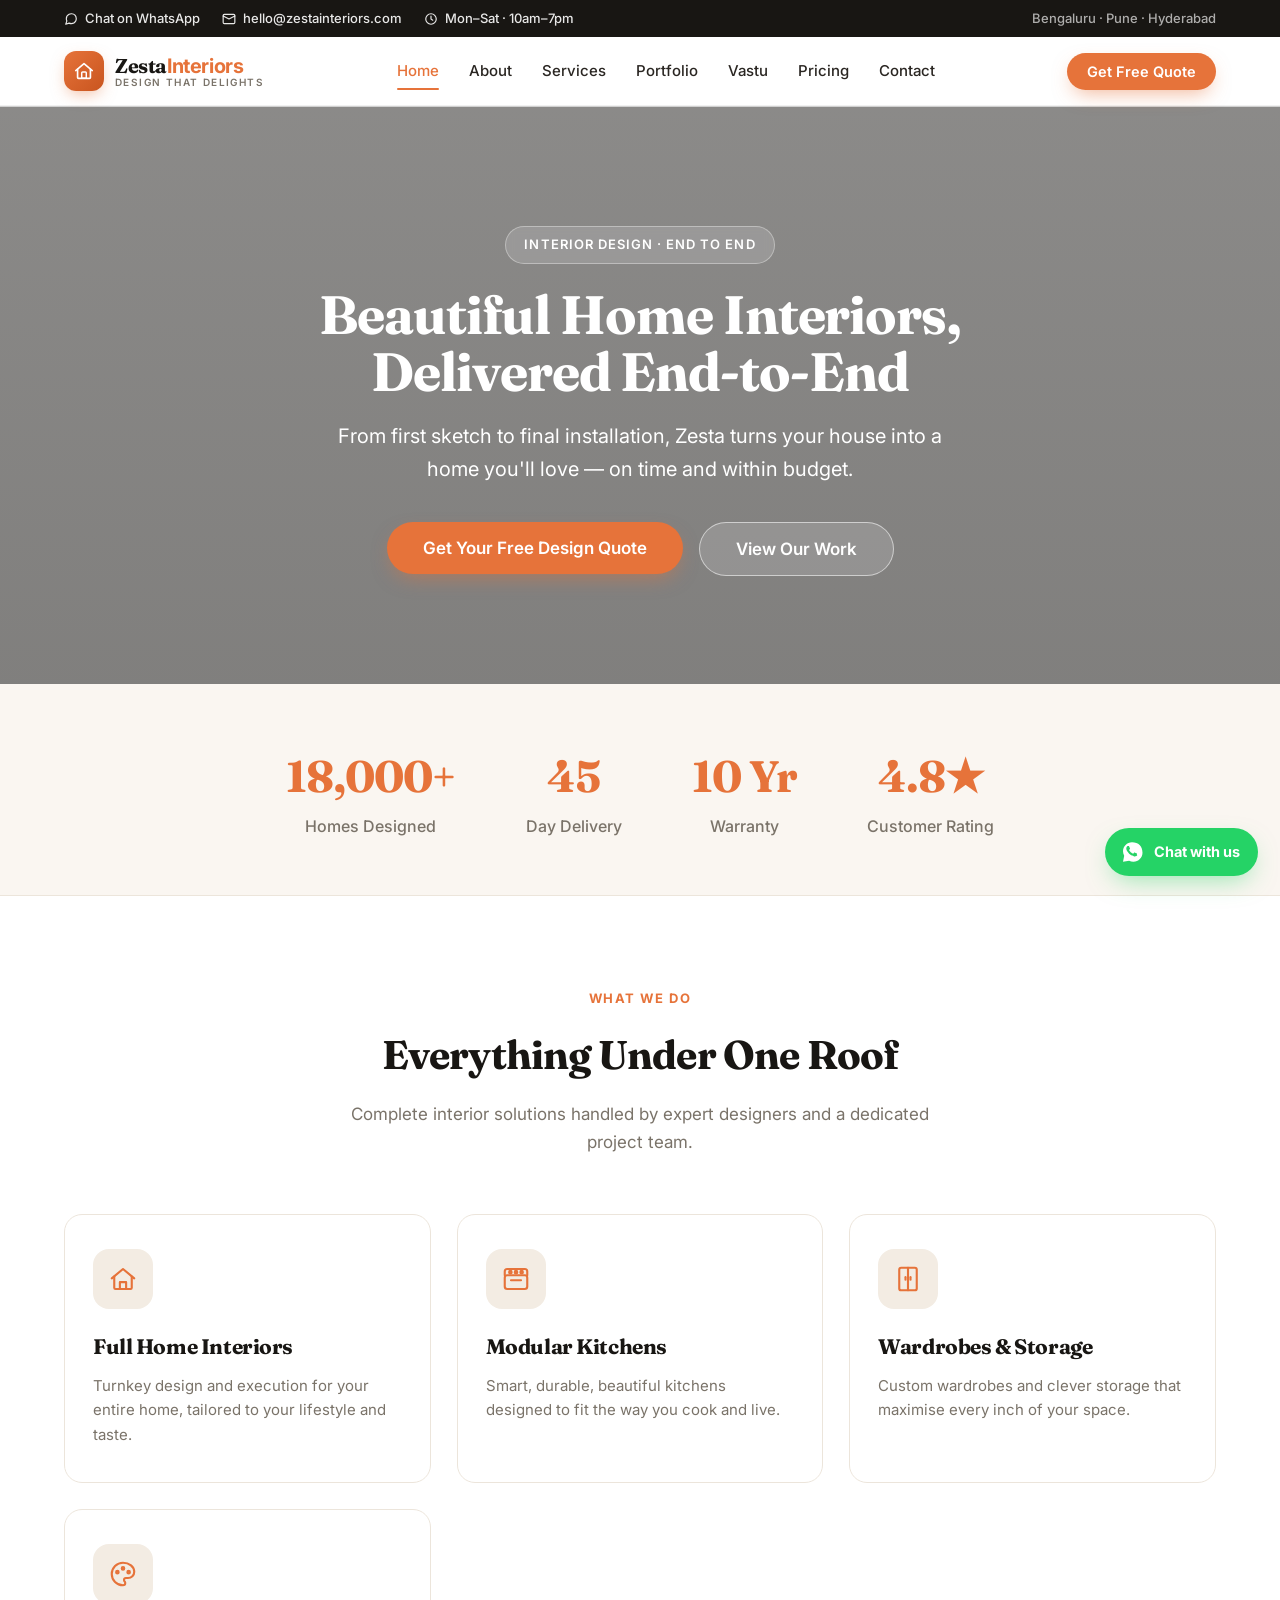
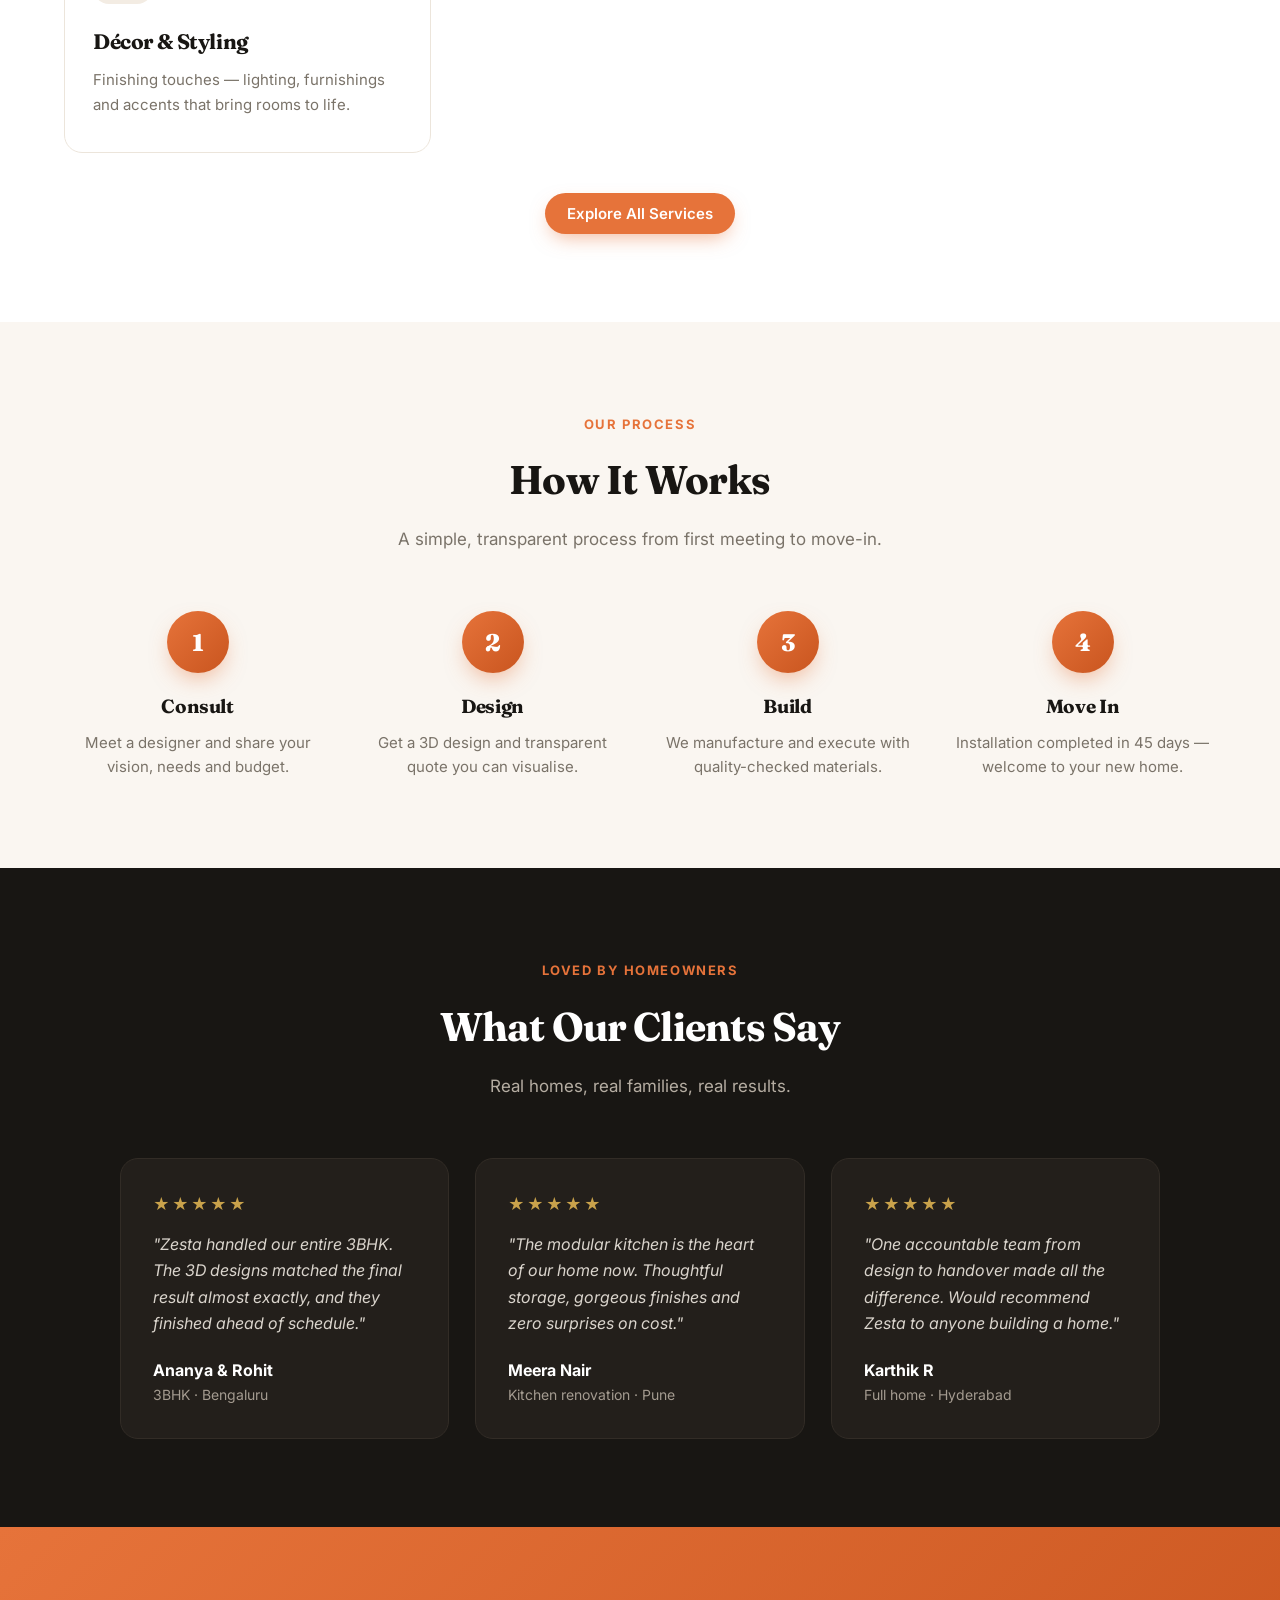
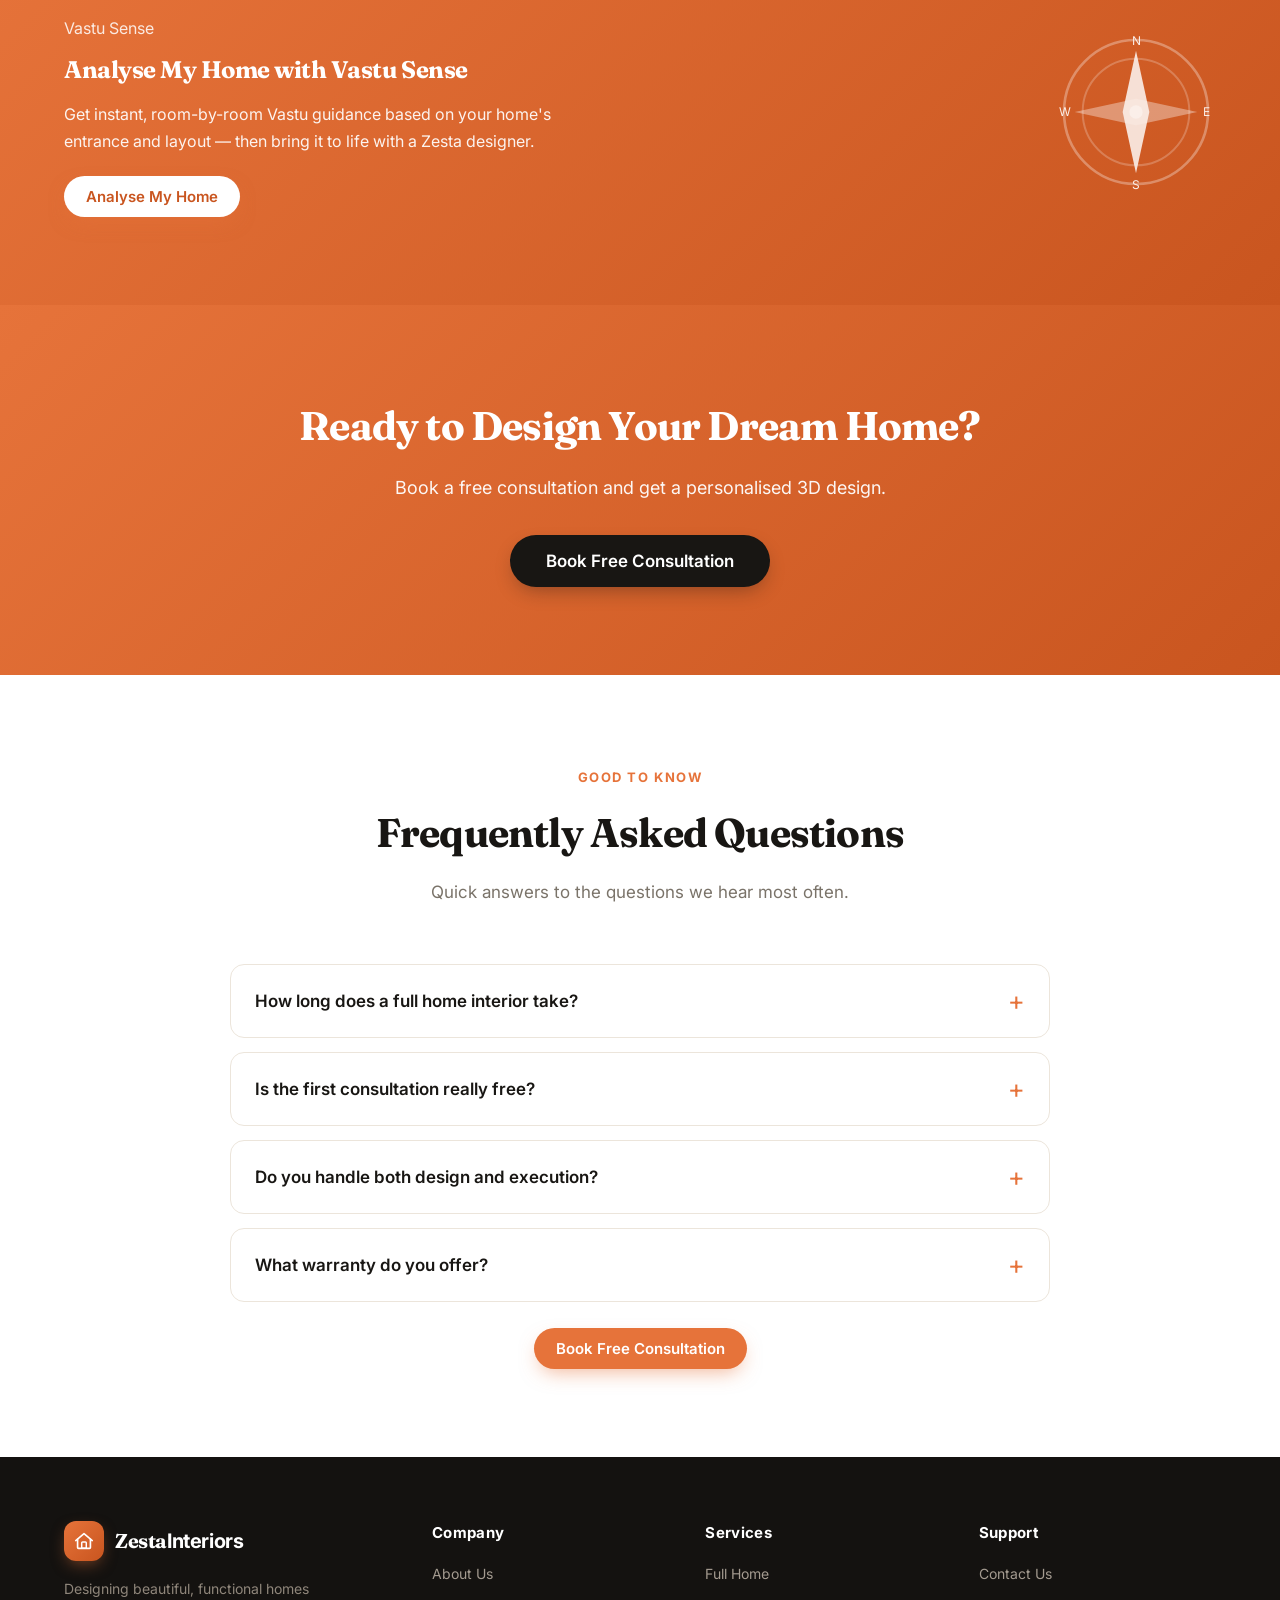
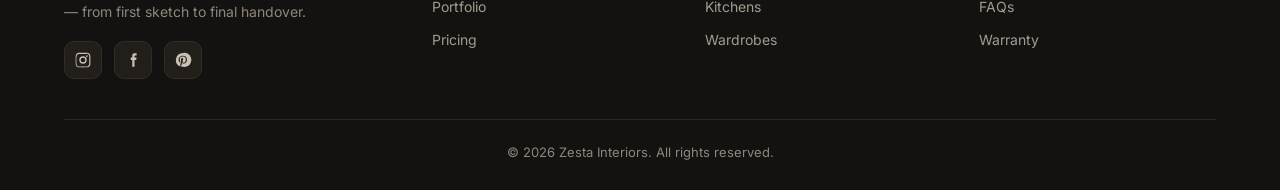
<file: index.html>
<!DOCTYPE html>
<html lang="en">
<head>
<meta charset="UTF-8">
<meta name="viewport" content="width=device-width, initial-scale=1.0">
<title>Zesta Interiors — End-to-End Home Interior Design</title>
<link rel="icon" type="image/svg+xml" href="favicon.svg">
<link rel="stylesheet" href="style.css">
</head>
<body>
<div class="topbar"><div class="tb-inner"><div class="tb-left"><a href="https://wa.me/91XXXXXXXXXX" target="_blank" rel="noopener"><svg viewBox="0 0 24 24" fill="none" stroke="currentColor" stroke-width="2" stroke-linecap="round" stroke-linejoin="round"><path d="M21 11.5a8.38 8.38 0 0 1-.9 3.8 8.5 8.5 0 0 1-7.6 4.7 8.38 8.38 0 0 1-3.8-.9L3 21l1.9-5.7a8.38 8.38 0 0 1-.9-3.8 8.5 8.5 0 0 1 4.7-7.6 8.38 8.38 0 0 1 3.8-.9h.5a8.48 8.48 0 0 1 8 8v.5z"/></svg>Chat on WhatsApp</a><a href="mailto:hello@zestainteriors.com"><svg viewBox="0 0 24 24" fill="none" stroke="currentColor" stroke-width="2" stroke-linecap="round" stroke-linejoin="round"><rect x="2" y="4" width="20" height="16" rx="2"/><path d="m22 7-10 5L2 7"/></svg>hello@zestainteriors.com</a><span><svg viewBox="0 0 24 24" fill="none" stroke="currentColor" stroke-width="2" stroke-linecap="round" stroke-linejoin="round"><circle cx="12" cy="12" r="9"/><path d="M12 7v5l3 2"/></svg>Mon–Sat · 10am–7pm</span></div><span class="tb-cities">Bengaluru · Pune · Hyderabad</span></div></div>
<header>
  <nav>
    <a href="index.html" class="logo"><span class="mark"><svg viewBox="0 0 24 24" fill="none" xmlns="http://www.w3.org/2000/svg"><path d="M3 11.5 12 4l9 7.5" stroke="#fff" stroke-width="1.8" stroke-linecap="round" stroke-linejoin="round"/><path d="M5 10.2V19a1 1 0 0 0 1 1h12a1 1 0 0 0 1-1v-8.8" stroke="#fff" stroke-width="1.8" stroke-linecap="round" stroke-linejoin="round"/><rect x="9.5" y="13" width="5" height="7" rx="1" stroke="#fff" stroke-width="1.6"/></svg></span><span class="txt"><b>Zesta<span>Interiors</span></b><small>Design that delights</small></span></a>
    <input type="checkbox" id="navtoggle" class="nav-toggle">
    <label for="navtoggle" class="hamburger" aria-label="Menu"><span></span><span></span><span></span></label>
    <div class="nav-links">
      <a href="index.html" class="active">Home</a>
      <a href="about.html">About</a>
      <a href="services.html">Services</a>
      <a href="portfolio.html">Portfolio</a>
      <a href="vastu.html">Vastu</a>
      <a href="pricing.html">Pricing</a>
      <a href="contact.html">Contact</a>
      <span class="mobile-cta"><a href="contact.html"><button class="btn">Free Consultation</button></a></span>
    </div>
    <a href="contact.html"><button class="btn header-cta">Get Free Quote</button></a>
  </nav>
</header>
<section class="hero">
  <div class="container">
    <span class="eyebrow">Interior design · end to end</span>
    <h1>Beautiful Home Interiors, Delivered End-to-End</h1>
    <p>From first sketch to final installation, Zesta turns your house into a home you'll love — on time and within budget.</p>
    <div class="btn-row">
      <a href="contact.html"><button class="btn big">Get Your Free Design Quote</button></a>
      <a href="portfolio.html"><button class="btn big ghost">View Our Work</button></a>
    </div>
  </div>
</section>
<div class="stats">
  <div class="stat"><h3>18,000+</h3><p>Homes Designed</p></div>
  <div class="stat"><h3>45</h3><p>Day Delivery</p></div>
  <div class="stat"><h3>10 Yr</h3><p>Warranty</p></div>
  <div class="stat"><h3>4.8★</h3><p>Customer Rating</p></div>
</div>
<section>
  <div class="container">
    <div class="section-title"><span class="eyebrow">What we do</span><h2>Everything Under One Roof</h2><p>Complete interior solutions handled by expert designers and a dedicated project team.</p></div>
    <div class="grid">
      <div class="card"><div class="icon"><svg viewBox="0 0 24 24" fill="none" stroke-width="1.7" stroke-linecap="round" stroke-linejoin="round"><path d="M3 11.5 12 4l9 7.5"/><path d="M5 10v9a1 1 0 0 0 1 1h12a1 1 0 0 0 1-1v-9"/><path d="M9.5 20v-5.5h5V20"/></svg></div><h3>Full Home Interiors</h3><p>Turnkey design and execution for your entire home, tailored to your lifestyle and taste.</p></div>
      <div class="card"><div class="icon"><svg viewBox="0 0 24 24" fill="none" stroke-width="1.7" stroke-linecap="round" stroke-linejoin="round"><rect x="3" y="9" width="18" height="11" rx="2"/><path d="M3 9V6a2 2 0 0 1 2-2h14a2 2 0 0 1 2 2v3"/><circle cx="7.5" cy="6.5" r="1"/><circle cx="12" cy="6.5" r="1"/><circle cx="16.5" cy="6.5" r="1"/><path d="M8 13h8"/></svg></div><h3>Modular Kitchens</h3><p>Smart, durable, beautiful kitchens designed to fit the way you cook and live.</p></div>
      <div class="card"><div class="icon"><svg viewBox="0 0 24 24" fill="none" stroke-width="1.7" stroke-linecap="round" stroke-linejoin="round"><rect x="5" y="3" width="14" height="18" rx="1.5"/><path d="M12 3v18"/><path d="M10 10.5v2"/><path d="M14 10.5v2"/></svg></div><h3>Wardrobes & Storage</h3><p>Custom wardrobes and clever storage that maximise every inch of your space.</p></div>
      <div class="card"><div class="icon"><svg viewBox="0 0 24 24" fill="none" stroke-width="1.7" stroke-linecap="round" stroke-linejoin="round"><path d="M12 3a9 9 0 1 0 0 18c1.1 0 1.8-.9 1.8-1.8 0-.5-.2-.9-.5-1.2-.3-.3-.5-.7-.5-1.2 0-.9.7-1.6 1.6-1.6H16a5 5 0 0 0 5-5c0-3.9-4-7.2-9-7.2Z"/><circle cx="7.5" cy="10.5" r="1"/><circle cx="12" cy="7.5" r="1"/><circle cx="16.5" cy="10.5" r="1"/></svg></div><h3>Décor & Styling</h3><p>Finishing touches — lighting, furnishings and accents that bring rooms to life.</p></div>
    </div>
    <div style="text-align:center;margin-top:40px"><a href="services.html"><button class="btn">Explore All Services</button></a></div>
  </div>
</section>
<section class="rooms">
  <div class="container">
    <div class="section-title"><span class="eyebrow">Our process</span><h2>How It Works</h2><p>A simple, transparent process from first meeting to move-in.</p></div>
    <div class="steps">
      <div class="step"><div class="num">1</div><h3>Consult</h3><p>Meet a designer and share your vision, needs and budget.</p></div>
      <div class="step"><div class="num">2</div><h3>Design</h3><p>Get a 3D design and transparent quote you can visualise.</p></div>
      <div class="step"><div class="num">3</div><h3>Build</h3><p>We manufacture and execute with quality-checked materials.</p></div>
      <div class="step"><div class="num">4</div><h3>Move In</h3><p>Installation completed in 45 days — welcome to your new home.</p></div>
    </div>
  </div>
</section>
<section class="testimonials">
  <div class="container">
    <div class="section-title"><span class="eyebrow">Loved by homeowners</span><h2>What Our Clients Say</h2><p>Real homes, real families, real results.</p></div>
    <div class="t-grid">
      <div class="t-card"><div class="stars">★★★★★</div><p>"Zesta handled our entire 3BHK. The 3D designs matched the final result almost exactly, and they finished ahead of schedule."</p><div class="name">Ananya & Rohit</div><div class="role">3BHK · Bengaluru</div></div>
      <div class="t-card"><div class="stars">★★★★★</div><p>"The modular kitchen is the heart of our home now. Thoughtful storage, gorgeous finishes and zero surprises on cost."</p><div class="name">Meera Nair</div><div class="role">Kitchen renovation · Pune</div></div>
      <div class="t-card"><div class="stars">★★★★★</div><p>"One accountable team from design to handover made all the difference. Would recommend Zesta to anyone building a home."</p><div class="name">Karthik R</div><div class="role">Full home · Hyderabad</div></div>
    </div>
  </div>
</section>
<section class="vastu-promo">
  <div class="container">
    <div class="vp-inner">
      <div class="vp-copy">
        <span class="eyebrow">Vastu Sense</span>
        <h2>Analyse My Home with Vastu Sense</h2>
        <p>Get instant, room-by-room Vastu guidance based on your home's entrance and layout — then bring it to life with a Zesta designer.</p>
        <a href="vastu.html"><button class="btn">Analyse My Home</button></a>
      </div>
      <div class="vp-compass" aria-hidden="true">
        <svg viewBox="0 0 120 120" fill="none" xmlns="http://www.w3.org/2000/svg">
          <circle cx="60" cy="60" r="54" stroke="currentColor" stroke-width="2" opacity=".35"/>
          <circle cx="60" cy="60" r="40" stroke="currentColor" stroke-width="1.5" opacity=".25"/>
          <path d="M60 14 L70 60 L60 106 L50 60 Z" fill="currentColor" opacity=".9"/>
          <path d="M14 60 L60 50 L106 60 L60 70 Z" fill="currentColor" opacity=".4"/>
          <circle cx="60" cy="60" r="5" fill="currentColor"/>
          <text x="60" y="10" text-anchor="middle" font-size="9" fill="currentColor">N</text>
          <text x="60" y="118" text-anchor="middle" font-size="9" fill="currentColor">S</text>
          <text x="113" y="63" text-anchor="middle" font-size="9" fill="currentColor">E</text>
          <text x="7" y="63" text-anchor="middle" font-size="9" fill="currentColor">W</text>
        </svg>
      </div>
    </div>
  </div>
</section>
<section class="cta">
  <div class="container">
    <h2>Ready to Design Your Dream Home?</h2>
    <p>Book a free consultation and get a personalised 3D design.</p>
    <a href="contact.html"><button class="btn big dark">Book Free Consultation</button></a>
  </div>
</section>
<section id="faqs">
  <div class="container">
    <div class="section-title"><span class="eyebrow">Good to know</span><h2>Frequently Asked Questions</h2><p>Quick answers to the questions we hear most often.</p></div>
    <div class="faq">
      <details><summary>How long does a full home interior take?</summary><p>Most full-home projects are designed, manufactured and installed within about 45 days from design sign-off. Timelines vary with scope, material choices and site readiness.</p></details>
      <details><summary>Is the first consultation really free?</summary><p>Yes. Your first consultation and initial 3D design concept are completely free, with no obligation to proceed.</p></details>
      <details><summary>Do you handle both design and execution?</summary><p>We do. Zesta is end-to-end — one accountable team takes you from first sketch through manufacturing, installation and final handover.</p></details>
      <details><summary>What warranty do you offer?</summary><p>Our modular products carry up to a 10-year warranty, with quality-checked materials and a dedicated project team throughout.</p></details>
    </div>
    <div style="text-align:center;margin-top:26px"><a href="contact.html"><button class="btn">Book Free Consultation</button></a></div>
  </div>
</section>
<a class="wa-float" href="https://wa.me/91XXXXXXXXXX" target="_blank" rel="noopener" aria-label="Chat on WhatsApp"><svg viewBox="0 0 32 32" fill="#fff" xmlns="http://www.w3.org/2000/svg"><path d="M16 3C9.4 3 4 8.4 4 15c0 2.1.6 4.2 1.6 6L4 29l8.2-1.5c1.7.9 3.6 1.4 5.6 1.4h.2C24.6 28.9 30 23.5 30 16.9 30 8.4 24.6 3 16 3zm7.1 17c-.3.9-1.8 1.7-2.5 1.8-.6.1-1.4.1-2.3-.2-.5-.2-1.2-.4-2.1-.8-3.7-1.6-6.1-5.3-6.3-5.6-.2-.2-1.5-2-1.5-3.8s.9-2.7 1.3-3.1c.3-.4.7-.4 1-.4h.7c.2 0 .5-.1.8.6.3.7 1 2.4 1.1 2.6.1.2.1.4 0 .6-.1.2-.2.4-.4.6-.2.2-.4.5-.5.6-.2.2-.4.4-.2.7.2.4 1 1.6 2.1 2.6 1.4 1.3 2.6 1.7 3 1.9.3.2.5.1.7-.1.2-.2.8-.9 1-1.2.2-.3.4-.3.7-.2.3.1 2 .9 2.3 1.1.3.2.5.2.6.3.1.3.1.9-.2 1.7z"/></svg><span class="wa-txt">Chat with us</span></a>
<footer>
  <div class="container">
    <div class="f-grid">
      <div><div class="logo"><span class="mark"><svg viewBox="0 0 24 24" fill="none" xmlns="http://www.w3.org/2000/svg"><path d="M3 11.5 12 4l9 7.5" stroke="#fff" stroke-width="1.8" stroke-linecap="round" stroke-linejoin="round"/><path d="M5 10.2V19a1 1 0 0 0 1 1h12a1 1 0 0 0 1-1v-8.8" stroke="#fff" stroke-width="1.8" stroke-linecap="round" stroke-linejoin="round"/><rect x="9.5" y="13" width="5" height="7" rx="1" stroke="#fff" stroke-width="1.6"/></svg></span><span class="txt"><b>Zesta<span>Interiors</span></b></span></div><p class="fabout">Designing beautiful, functional homes — from first sketch to final handover.</p><div class="social"><a href="#" aria-label="Instagram"><svg viewBox="0 0 24 24" fill="currentColor" width="18" height="18"><path d="M12 2.2c3.2 0 3.6 0 4.9.07 1.17.05 1.8.25 2.23.41.56.22.96.48 1.38.9.42.42.68.82.9 1.38.16.42.36 1.06.41 2.23.06 1.27.07 1.65.07 4.86s0 3.6-.07 4.86c-.05 1.17-.25 1.8-.41 2.23-.22.56-.48.96-.9 1.38-.42.42-.82.68-1.38.9-.42.16-1.06.36-2.23.41-1.27.06-1.65.07-4.86.07s-3.6 0-4.86-.07c-1.17-.05-1.8-.25-2.23-.41a3.7 3.7 0 0 1-1.38-.9 3.7 3.7 0 0 1-.9-1.38c-.16-.42-.36-1.06-.41-2.23C2.2 15.6 2.2 15.2 2.2 12s0-3.6.07-4.86c.05-1.17.25-1.8.41-2.23.22-.56.48-.96.9-1.38.42-.42.82-.68 1.38-.9.42-.16 1.06-.36 2.23-.41C8.4 2.2 8.8 2.2 12 2.2Zm0 1.8c-3.15 0-3.5.01-4.75.07-.9.04-1.38.19-1.7.32-.43.16-.73.36-1.05.68-.32.32-.52.62-.68 1.05-.13.32-.28.8-.32 1.7C3.21 8.5 3.2 8.85 3.2 12s.01 3.5.07 4.75c.04.9.19 1.38.32 1.7.16.43.36.73.68 1.05.32.32.62.52 1.05.68.32.13.8.28 1.7.32 1.25.06 1.6.07 4.75.07s3.5-.01 4.75-.07c.9-.04 1.38-.19 1.7-.32.43-.16.73-.36 1.05-.68.32-.32.52-.62.68-1.05.13-.32.28-.8.32-1.7.06-1.25.07-1.6.07-4.75s-.01-3.5-.07-4.75c-.04-.9-.19-1.38-.32-1.7a2.8 2.8 0 0 0-.68-1.05 2.8 2.8 0 0 0-1.05-.68c-.32-.13-.8-.28-1.7-.32C15.5 4.01 15.15 4 12 4Zm0 3.06A4.94 4.94 0 1 1 12 16.94 4.94 4.94 0 0 1 12 7.06Zm0 1.8a3.14 3.14 0 1 0 0 6.28 3.14 3.14 0 0 0 0-6.28Zm5.15-3.24a1.15 1.15 0 1 1 0 2.3 1.15 1.15 0 0 1 0-2.3Z"/></svg></a><a href="#" aria-label="Facebook"><svg viewBox="0 0 24 24" fill="currentColor" width="18" height="18"><path d="M14 8.5V6.8c0-.7.5-.9.8-.9h2V3h-2.6C11.3 3 11 5 11 6.3v2.2H9V12h2v9h3v-9h2.3l.4-3.5H14Z"/></svg></a><a href="#" aria-label="Pinterest"><svg viewBox="0 0 24 24" fill="currentColor" width="18" height="18"><path d="M12 2.5a9.5 9.5 0 0 0-3.5 18.3c-.08-.77-.15-1.96.03-2.8.17-.77 1.1-4.9 1.1-4.9s-.28-.56-.28-1.4c0-1.3.76-2.28 1.7-2.28.8 0 1.19.6 1.19 1.32 0 .8-.51 2-.78 3.12-.22.93.47 1.7 1.38 1.7 1.66 0 2.94-1.75 2.94-4.28 0-2.24-1.6-3.8-3.9-3.8a4.05 4.05 0 0 0-4.22 4.06c0 .8.3 1.66.7 2.13.07.08.08.16.06.25l-.24.98c-.04.16-.13.2-.3.12-1.1-.51-1.79-2.12-1.79-3.42 0-2.78 2.02-5.34 5.83-5.34 3.06 0 5.44 2.18 5.44 5.1 0 3.04-1.92 5.49-4.58 5.49-.9 0-1.73-.47-2.02-1.02l-.55 2.1c-.2.77-.74 1.73-1.1 2.32A9.5 9.5 0 1 0 12 2.5Z"/></svg></a></div></div>
      <div><h4>Company</h4><a href="about.html">About Us</a><a href="portfolio.html">Portfolio</a><a href="pricing.html">Pricing</a></div>
      <div><h4>Services</h4><a href="services.html">Full Home</a><a href="services.html">Kitchens</a><a href="services.html">Wardrobes</a></div>
      <div><h4>Support</h4><a href="contact.html">Contact Us</a><a href="contact.html#faqs">FAQs</a><a href="pricing.html">Warranty</a></div>
    </div>
    <div class="copy">© 2026 Zesta Interiors. All rights reserved.</div>
  </div>
</footer>
</body>
</html>
</file>
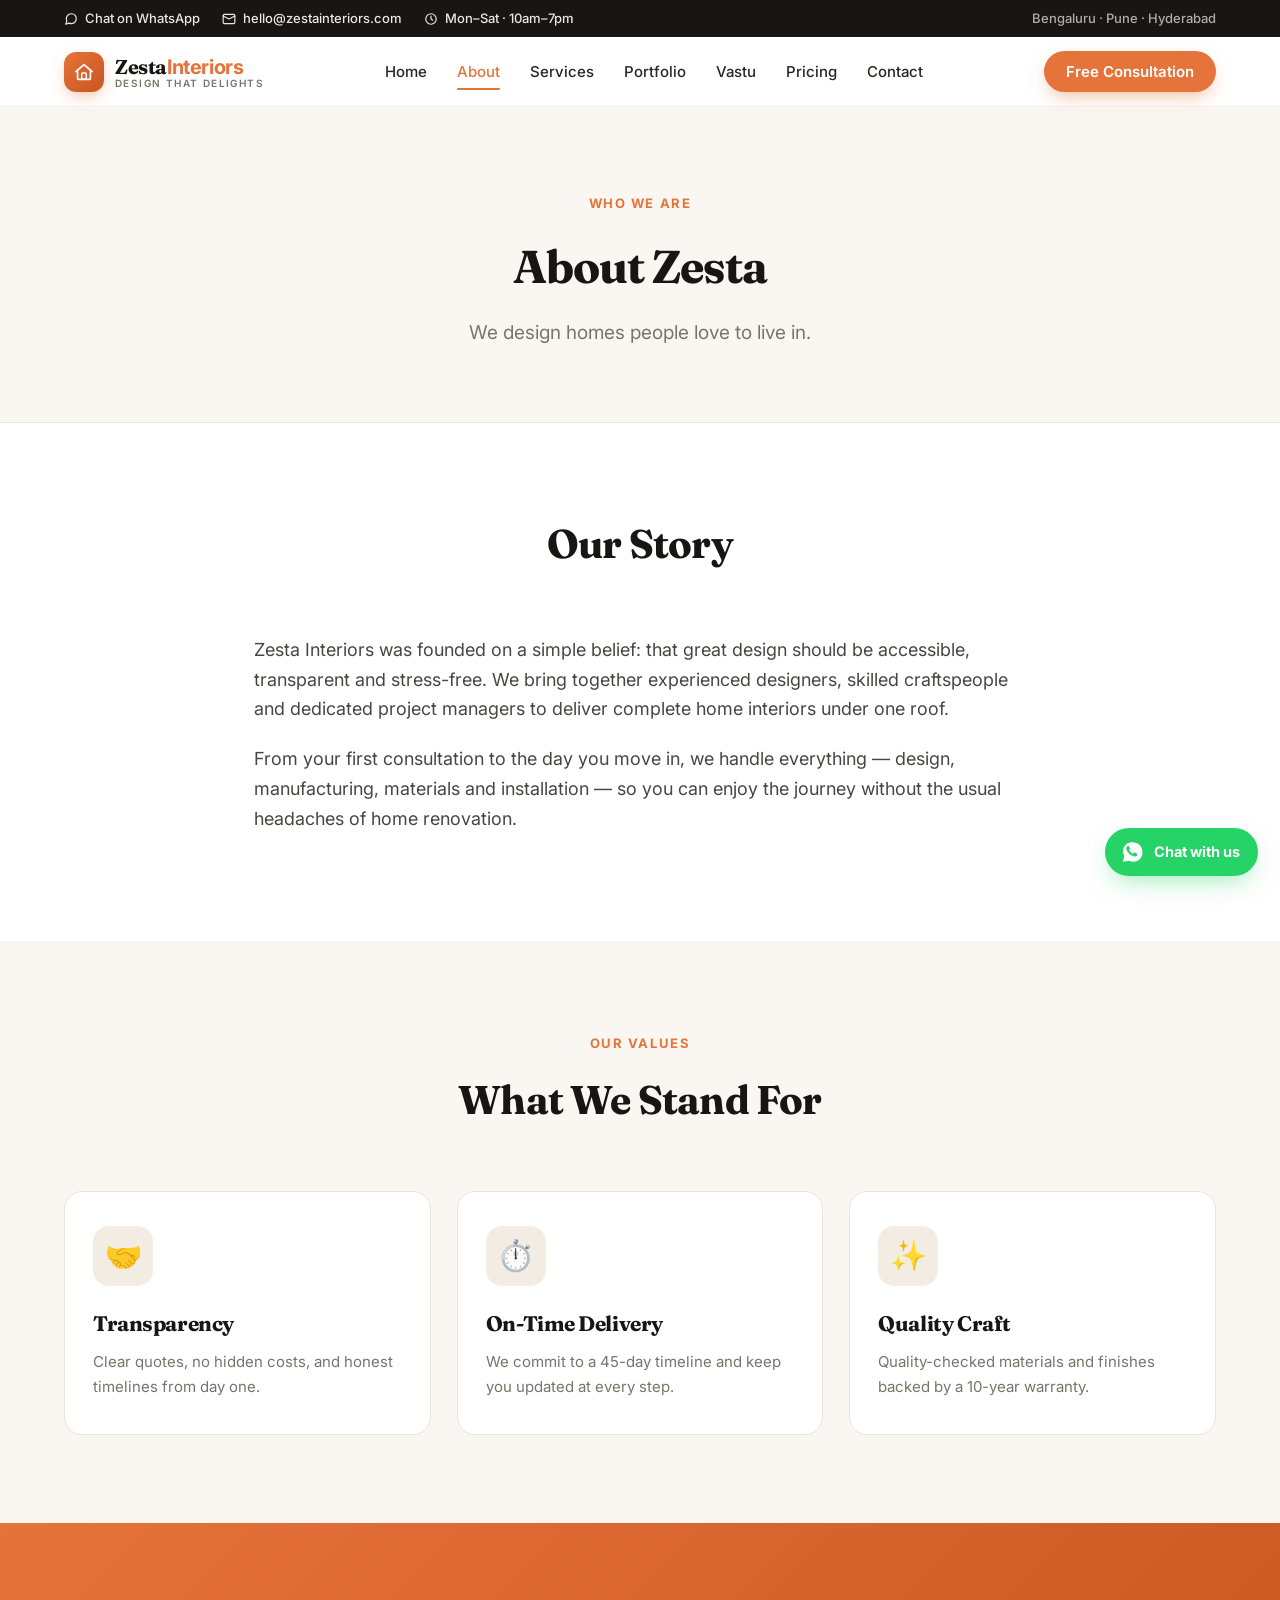
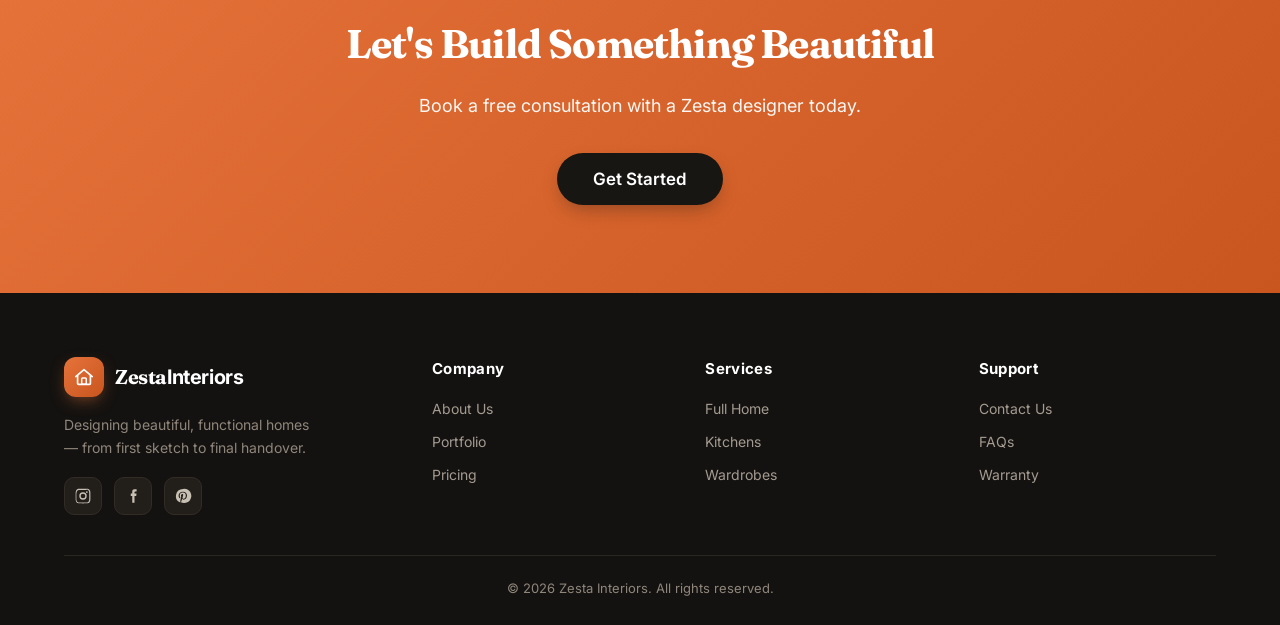
<file: about.html>
<!DOCTYPE html>
<html lang="en">
<head>
<meta charset="UTF-8">
<meta name="viewport" content="width=device-width, initial-scale=1.0">
<title>About — Zesta Interiors</title>
<link rel="icon" type="image/svg+xml" href="favicon.svg">
<link rel="stylesheet" href="style.css">
</head>
<body>
<div class="topbar"><div class="tb-inner"><div class="tb-left"><a href="https://wa.me/91XXXXXXXXXX" target="_blank" rel="noopener"><svg viewBox="0 0 24 24" fill="none" stroke="currentColor" stroke-width="2" stroke-linecap="round" stroke-linejoin="round"><path d="M21 11.5a8.38 8.38 0 0 1-.9 3.8 8.5 8.5 0 0 1-7.6 4.7 8.38 8.38 0 0 1-3.8-.9L3 21l1.9-5.7a8.38 8.38 0 0 1-.9-3.8 8.5 8.5 0 0 1 4.7-7.6 8.38 8.38 0 0 1 3.8-.9h.5a8.48 8.48 0 0 1 8 8v.5z"/></svg>Chat on WhatsApp</a><a href="mailto:hello@zestainteriors.com"><svg viewBox="0 0 24 24" fill="none" stroke="currentColor" stroke-width="2" stroke-linecap="round" stroke-linejoin="round"><rect x="2" y="4" width="20" height="16" rx="2"/><path d="m22 7-10 5L2 7"/></svg>hello@zestainteriors.com</a><span><svg viewBox="0 0 24 24" fill="none" stroke="currentColor" stroke-width="2" stroke-linecap="round" stroke-linejoin="round"><circle cx="12" cy="12" r="9"/><path d="M12 7v5l3 2"/></svg>Mon–Sat · 10am–7pm</span></div><span class="tb-cities">Bengaluru · Pune · Hyderabad</span></div></div>
<header>
  <nav>
    <a href="index.html" class="logo"><span class="mark"><svg viewBox="0 0 24 24" fill="none" xmlns="http://www.w3.org/2000/svg"><path d="M3 11.5 12 4l9 7.5" stroke="#fff" stroke-width="1.8" stroke-linecap="round" stroke-linejoin="round"/><path d="M5 10.2V19a1 1 0 0 0 1 1h12a1 1 0 0 0 1-1v-8.8" stroke="#fff" stroke-width="1.8" stroke-linecap="round" stroke-linejoin="round"/><rect x="9.5" y="13" width="5" height="7" rx="1" stroke="#fff" stroke-width="1.6"/></svg></span><span class="txt"><b>Zesta<span>Interiors</span></b><small>Design that delights</small></span></a>
    <input type="checkbox" id="navtoggle" class="nav-toggle">
    <label for="navtoggle" class="hamburger" aria-label="Menu"><span></span><span></span><span></span></label>
    <div class="nav-links">
      <a href="index.html">Home</a>
      <a href="about.html" class="active">About</a>
      <a href="services.html">Services</a>
      <a href="portfolio.html">Portfolio</a>
      <a href="vastu.html">Vastu</a>
      <a href="pricing.html">Pricing</a>
      <a href="contact.html">Contact</a>
      <span class="mobile-cta"><a href="contact.html"><button class="btn header-cta">Get Free Quote</button></a></span>
    </div>
    <a href="contact.html"><button class="btn">Free Consultation</button></a>
  </nav>
</header>
<section class="page-hero"><div class="container"><span class="eyebrow">Who we are</span><h1>About Zesta</h1><p>We design homes people love to live in.</p></div></section>
<section>
  <div class="container narrow">
    <div class="section-title"><h2>Our Story</h2></div>
    <p class="lead">Zesta Interiors was founded on a simple belief: that great design should be accessible, transparent and stress-free. We bring together experienced designers, skilled craftspeople and dedicated project managers to deliver complete home interiors under one roof.</p>
    <p class="lead">From your first consultation to the day you move in, we handle everything — design, manufacturing, materials and installation — so you can enjoy the journey without the usual headaches of home renovation.</p>
  </div>
</section>
<section class="rooms">
  <div class="container">
    <div class="section-title"><span class="eyebrow">Our values</span><h2>What We Stand For</h2></div>
    <div class="grid">
      <div class="card"><div class="icon">🤝</div><h3>Transparency</h3><p>Clear quotes, no hidden costs, and honest timelines from day one.</p></div>
      <div class="card"><div class="icon">⏱️</div><h3>On-Time Delivery</h3><p>We commit to a 45-day timeline and keep you updated at every step.</p></div>
      <div class="card"><div class="icon">✨</div><h3>Quality Craft</h3><p>Quality-checked materials and finishes backed by a 10-year warranty.</p></div>
    </div>
  </div>
</section>
<section class="cta">
  <div class="container">
    <h2>Let's Build Something Beautiful</h2>
    <p>Book a free consultation with a Zesta designer today.</p>
    <a href="contact.html"><button class="btn big dark">Get Started</button></a>
  </div>
</section>
<a class="wa-float" href="https://wa.me/91XXXXXXXXXX" target="_blank" rel="noopener" aria-label="Chat on WhatsApp"><svg viewBox="0 0 32 32" fill="#fff" xmlns="http://www.w3.org/2000/svg"><path d="M16 3C9.4 3 4 8.4 4 15c0 2.1.6 4.2 1.6 6L4 29l8.2-1.5c1.7.9 3.6 1.4 5.6 1.4h.2C24.6 28.9 30 23.5 30 16.9 30 8.4 24.6 3 16 3zm7.1 17c-.3.9-1.8 1.7-2.5 1.8-.6.1-1.4.1-2.3-.2-.5-.2-1.2-.4-2.1-.8-3.7-1.6-6.1-5.3-6.3-5.6-.2-.2-1.5-2-1.5-3.8s.9-2.7 1.3-3.1c.3-.4.7-.4 1-.4h.7c.2 0 .5-.1.8.6.3.7 1 2.4 1.1 2.6.1.2.1.4 0 .6-.1.2-.2.4-.4.6-.2.2-.4.5-.5.6-.2.2-.4.4-.2.7.2.4 1 1.6 2.1 2.6 1.4 1.3 2.6 1.7 3 1.9.3.2.5.1.7-.1.2-.2.8-.9 1-1.2.2-.3.4-.3.7-.2.3.1 2 .9 2.3 1.1.3.2.5.2.6.3.1.3.1.9-.2 1.7z"/></svg><span class="wa-txt">Chat with us</span></a>
<footer>
  <div class="container">
    <div class="f-grid">
      <div><div class="logo"><span class="mark"><svg viewBox="0 0 24 24" fill="none" xmlns="http://www.w3.org/2000/svg"><path d="M3 11.5 12 4l9 7.5" stroke="#fff" stroke-width="1.8" stroke-linecap="round" stroke-linejoin="round"/><path d="M5 10.2V19a1 1 0 0 0 1 1h12a1 1 0 0 0 1-1v-8.8" stroke="#fff" stroke-width="1.8" stroke-linecap="round" stroke-linejoin="round"/><rect x="9.5" y="13" width="5" height="7" rx="1" stroke="#fff" stroke-width="1.6"/></svg></span><span class="txt"><b>Zesta<span>Interiors</span></b></span></div><p class="fabout">Designing beautiful, functional homes — from first sketch to final handover.</p><div class="social"><a href="#" aria-label="Instagram"><svg viewBox="0 0 24 24" fill="currentColor" width="18" height="18"><path d="M12 2.2c3.2 0 3.6 0 4.9.07 1.17.05 1.8.25 2.23.41.56.22.96.48 1.38.9.42.42.68.82.9 1.38.16.42.36 1.06.41 2.23.06 1.27.07 1.65.07 4.86s0 3.6-.07 4.86c-.05 1.17-.25 1.8-.41 2.23-.22.56-.48.96-.9 1.38-.42.42-.82.68-1.38.9-.42.16-1.06.36-2.23.41-1.27.06-1.65.07-4.86.07s-3.6 0-4.86-.07c-1.17-.05-1.8-.25-2.23-.41a3.7 3.7 0 0 1-1.38-.9 3.7 3.7 0 0 1-.9-1.38c-.16-.42-.36-1.06-.41-2.23C2.2 15.6 2.2 15.2 2.2 12s0-3.6.07-4.86c.05-1.17.25-1.8.41-2.23.22-.56.48-.96.9-1.38.42-.42.82-.68 1.38-.9.42-.16 1.06-.36 2.23-.41C8.4 2.2 8.8 2.2 12 2.2Zm0 1.8c-3.15 0-3.5.01-4.75.07-.9.04-1.38.19-1.7.32-.43.16-.73.36-1.05.68-.32.32-.52.62-.68 1.05-.13.32-.28.8-.32 1.7C3.21 8.5 3.2 8.85 3.2 12s.01 3.5.07 4.75c.04.9.19 1.38.32 1.7.16.43.36.73.68 1.05.32.32.62.52 1.05.68.32.13.8.28 1.7.32 1.25.06 1.6.07 4.75.07s3.5-.01 4.75-.07c.9-.04 1.38-.19 1.7-.32.43-.16.73-.36 1.05-.68.32-.32.52-.62.68-1.05.13-.32.28-.8.32-1.7.06-1.25.07-1.6.07-4.75s-.01-3.5-.07-4.75c-.04-.9-.19-1.38-.32-1.7a2.8 2.8 0 0 0-.68-1.05 2.8 2.8 0 0 0-1.05-.68c-.32-.13-.8-.28-1.7-.32C15.5 4.01 15.15 4 12 4Zm0 3.06A4.94 4.94 0 1 1 12 16.94 4.94 4.94 0 0 1 12 7.06Zm0 1.8a3.14 3.14 0 1 0 0 6.28 3.14 3.14 0 0 0 0-6.28Zm5.15-3.24a1.15 1.15 0 1 1 0 2.3 1.15 1.15 0 0 1 0-2.3Z"/></svg></a><a href="#" aria-label="Facebook"><svg viewBox="0 0 24 24" fill="currentColor" width="18" height="18"><path d="M14 8.5V6.8c0-.7.5-.9.8-.9h2V3h-2.6C11.3 3 11 5 11 6.3v2.2H9V12h2v9h3v-9h2.3l.4-3.5H14Z"/></svg></a><a href="#" aria-label="Pinterest"><svg viewBox="0 0 24 24" fill="currentColor" width="18" height="18"><path d="M12 2.5a9.5 9.5 0 0 0-3.5 18.3c-.08-.77-.15-1.96.03-2.8.17-.77 1.1-4.9 1.1-4.9s-.28-.56-.28-1.4c0-1.3.76-2.28 1.7-2.28.8 0 1.19.6 1.19 1.32 0 .8-.51 2-.78 3.12-.22.93.47 1.7 1.38 1.7 1.66 0 2.94-1.75 2.94-4.28 0-2.24-1.6-3.8-3.9-3.8a4.05 4.05 0 0 0-4.22 4.06c0 .8.3 1.66.7 2.13.07.08.08.16.06.25l-.24.98c-.04.16-.13.2-.3.12-1.1-.51-1.79-2.12-1.79-3.42 0-2.78 2.02-5.34 5.83-5.34 3.06 0 5.44 2.18 5.44 5.1 0 3.04-1.92 5.49-4.58 5.49-.9 0-1.73-.47-2.02-1.02l-.55 2.1c-.2.77-.74 1.73-1.1 2.32A9.5 9.5 0 1 0 12 2.5Z"/></svg></a></div></div>
      <div><h4>Company</h4><a href="about.html">About Us</a><a href="portfolio.html">Portfolio</a><a href="pricing.html">Pricing</a></div>
      <div><h4>Services</h4><a href="services.html">Full Home</a><a href="services.html">Kitchens</a><a href="services.html">Wardrobes</a></div>
      <div><h4>Support</h4><a href="contact.html">Contact Us</a><a href="contact.html#faqs">FAQs</a><a href="pricing.html">Warranty</a></div>
    </div>
    <div class="copy">© 2026 Zesta Interiors. All rights reserved.</div>
  </div>
</footer>
</body>
</html>
</file>
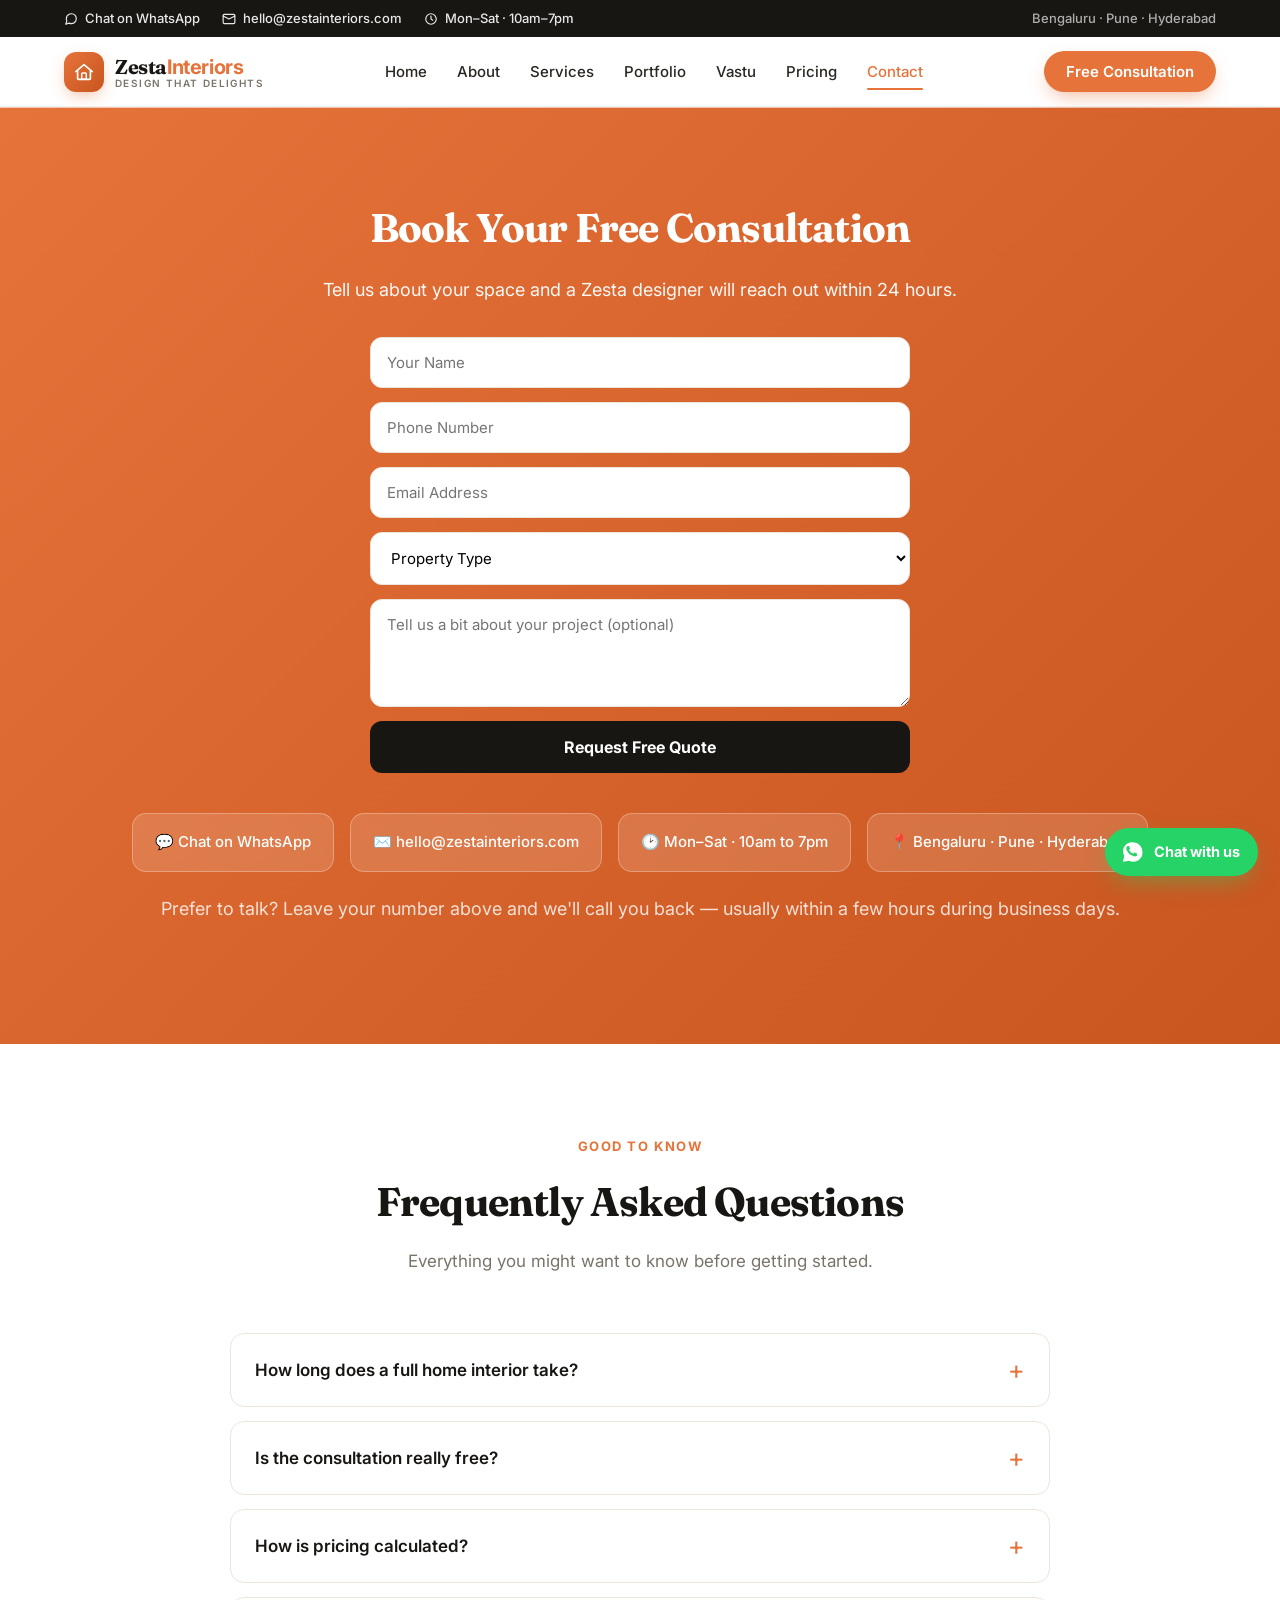
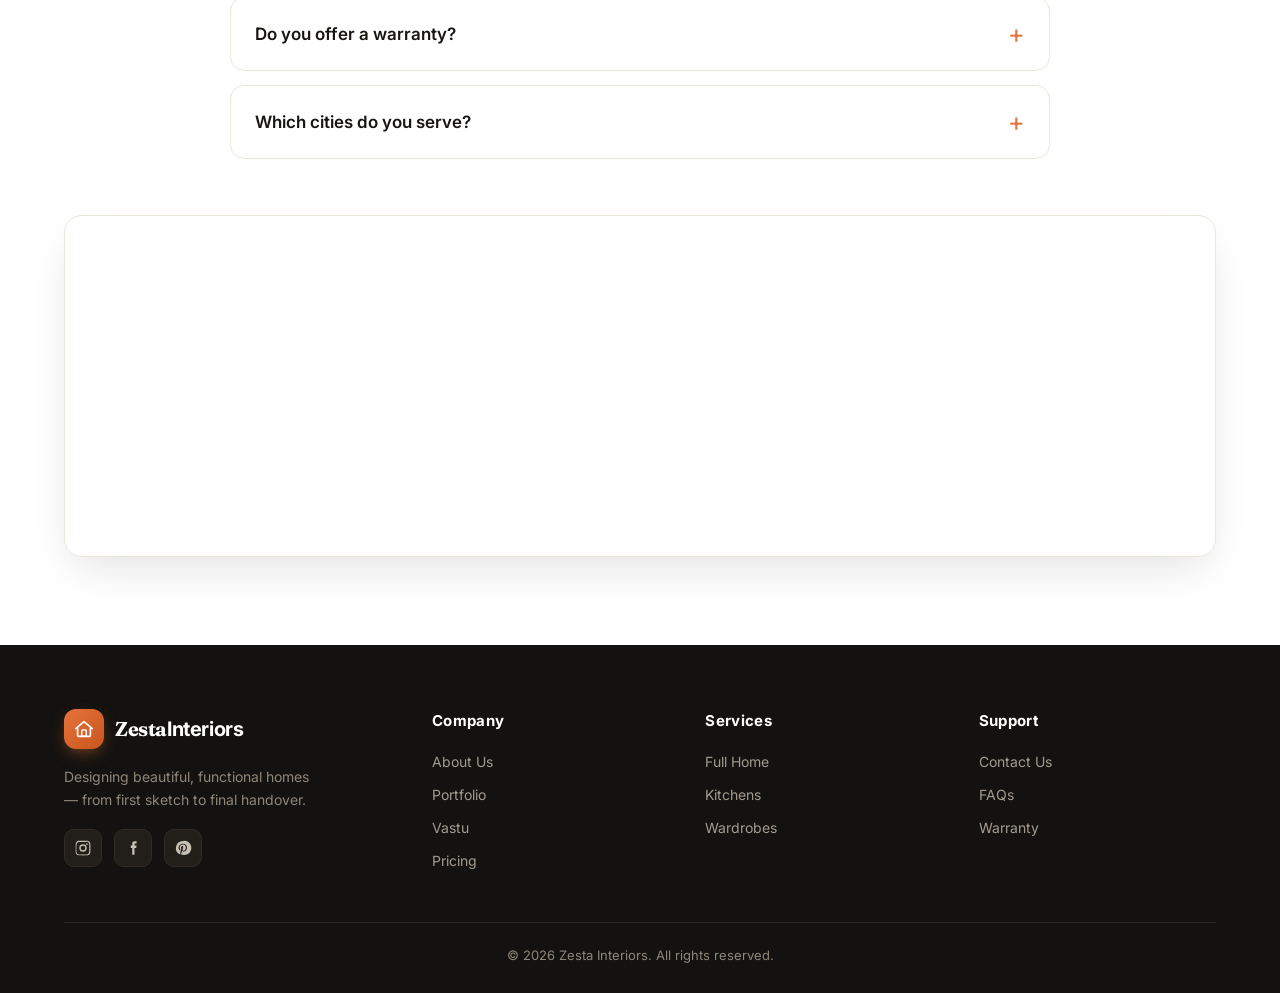
<file: contact.html>
<!DOCTYPE html>
<html lang="en">
<head>
<meta charset="UTF-8">
<meta name="viewport" content="width=device-width, initial-scale=1.0">
<title>Contact — Zesta Interiors</title>
<link rel="icon" type="image/svg+xml" href="favicon.svg">
<link rel="stylesheet" href="style.css">
</head>
<body>
<div class="topbar"><div class="tb-inner"><div class="tb-left"><a href="https://wa.me/91XXXXXXXXXX" target="_blank" rel="noopener"><svg viewBox="0 0 24 24" fill="none" stroke="currentColor" stroke-width="2" stroke-linecap="round" stroke-linejoin="round"><path d="M21 11.5a8.38 8.38 0 0 1-.9 3.8 8.5 8.5 0 0 1-7.6 4.7 8.38 8.38 0 0 1-3.8-.9L3 21l1.9-5.7a8.38 8.38 0 0 1-.9-3.8 8.5 8.5 0 0 1 4.7-7.6 8.38 8.38 0 0 1 3.8-.9h.5a8.48 8.48 0 0 1 8 8v.5z"/></svg>Chat on WhatsApp</a><a href="mailto:hello@zestainteriors.com"><svg viewBox="0 0 24 24" fill="none" stroke="currentColor" stroke-width="2" stroke-linecap="round" stroke-linejoin="round"><rect x="2" y="4" width="20" height="16" rx="2"/><path d="m22 7-10 5L2 7"/></svg>hello@zestainteriors.com</a><span><svg viewBox="0 0 24 24" fill="none" stroke="currentColor" stroke-width="2" stroke-linecap="round" stroke-linejoin="round"><circle cx="12" cy="12" r="9"/><path d="M12 7v5l3 2"/></svg>Mon–Sat · 10am–7pm</span></div><span class="tb-cities">Bengaluru · Pune · Hyderabad</span></div></div>
<header>
<nav>
<a href="index.html" class="logo"><span class="mark"><svg viewBox="0 0 24 24" fill="none" xmlns="http://www.w3.org/2000/svg"><path d="M3 11.5 12 4l9 7.5" stroke="#fff" stroke-width="1.8" stroke-linecap="round" stroke-linejoin="round"/><path d="M5 10.2V19a1 1 0 0 0 1 1h12a1 1 0 0 0 1-1v-8.8" stroke="#fff" stroke-width="1.8" stroke-linecap="round" stroke-linejoin="round"/><rect x="9.5" y="13" width="5" height="7" rx="1" stroke="#fff" stroke-width="1.6"/></svg></span><span class="txt"><b>Zesta<span>Interiors</span></b><small>Design that delights</small></span></a>
<input type="checkbox" id="navtoggle" class="nav-toggle">
<label for="navtoggle" class="hamburger" aria-label="Menu"><span></span><span></span><span></span></label>
<div class="nav-links">
<a href="index.html">Home</a>
<a href="about.html">About</a>
<a href="services.html">Services</a>
<a href="portfolio.html">Portfolio</a>
<a href="vastu.html">Vastu</a>
<a href="pricing.html">Pricing</a>
<a href="contact.html" class="active">Contact</a>
<span class="mobile-cta"><a href="contact.html"><button class="btn header-cta">Get Free Quote</button></a></span>
</div>
<a href="contact.html"><button class="btn">Free Consultation</button></a>
</nav>
</header>
<section class="cta contact-page">
<div class="container">
<h2>Book Your Free Consultation</h2>
<p>Tell us about your space and a Zesta designer will reach out within 24 hours.</p>
<form class="form" onsubmit="event.preventDefault();this.innerHTML='<h3 style=color:#fff>Thank you! 🎉 Our designer will contact you soon.</h3>';">
<input type="text" placeholder="Your Name" required>
<input type="tel" placeholder="Phone Number" required>
<input type="email" placeholder="Email Address" required>
<select required>
<option value="">Property Type</option>
<option>1 BHK</option><option>2 BHK</option><option>3 BHK</option>
<option>Villa / Independent House</option><option>Office / Commercial</option>
</select>
<textarea placeholder="Tell us a bit about your project (optional)" rows="4"></textarea>
<button type="submit">Request Free Quote</button>
</form>
<div class="contact-info">
<a href="https://wa.me/91XXXXXXXXXX" target="_blank" rel="noopener">💬 Chat on WhatsApp</a>
<a href="mailto:hello@zestainteriors.com">✉️ hello@zestainteriors.com</a>
<div>🕑 Mon–Sat · 10am to 7pm</div>
<div>📍 Bengaluru · Pune · Hyderabad</div>
</div>
<p class="contact-note">Prefer to talk? Leave your number above and we'll call you back — usually within a few hours during business days.</p>
</div>
</section>
<section>
<div class="container">
<div class="section-title"><span class="eyebrow">Good to know</span><h2>Frequently Asked Questions</h2><p>Everything you might want to know before getting started.</p></div>
<div class="faq" id="faqs">
<details><summary>How long does a full home interior take?</summary><p>Most full-home projects are designed, manufactured and installed within about 45 days from design sign-off. Timelines can vary with scope, material choices and site readiness.</p></details>
<details><summary>Is the consultation really free?</summary><p>Yes. Your first consultation and initial 3D design concept are completely free, with no obligation to proceed.</p></details>
<details><summary>How is pricing calculated?</summary><p>Pricing depends on the scope of work, materials, finishes and the size of your space. After your consultation you receive a transparent, itemised quote with no hidden costs.</p></details>
<details><summary>Do you offer a warranty?</summary><p>Yes. Depending on your package, we offer a 5 to 10 year warranty on our modular products and workmanship.</p></details>
<details><summary>Which cities do you serve?</summary><p>We currently design and execute projects in and around Bengaluru, Pune and Hyderabad, and are expanding to new cities.</p></details>
</div>
<div class="map-wrap">
<iframe title="Zesta Interiors location" src="https://maps.google.com/maps?q=Bengaluru%2C%20Karnataka&t=&z=12&ie=UTF8&iwloc=&output=embed" loading="lazy" referrerpolicy="no-referrer-when-downgrade"></iframe>
</div>
</div>
</section>
<a class="wa-float" href="https://wa.me/91XXXXXXXXXX" target="_blank" rel="noopener" aria-label="Chat on WhatsApp"><svg viewBox="0 0 32 32" fill="#fff" xmlns="http://www.w3.org/2000/svg"><path d="M16 3C9.4 3 4 8.4 4 15c0 2.1.6 4.2 1.6 6L4 29l8.2-1.5c1.7.9 3.6 1.4 5.6 1.4h.2C24.6 28.9 30 23.5 30 16.9 30 8.4 24.6 3 16 3zm7.1 17c-.3.9-1.8 1.7-2.5 1.8-.6.1-1.4.1-2.3-.2-.5-.2-1.2-.4-2.1-.8-3.7-1.6-6.1-5.3-6.3-5.6-.2-.2-1.5-2-1.5-3.8s.9-2.7 1.3-3.1c.3-.4.7-.4 1-.4h.7c.2 0 .5-.1.8.6.3.7 1 2.4 1.1 2.6.1.2.1.4 0 .6-.1.2-.2.4-.4.6-.2.2-.4.5-.5.6-.2.2-.4.4-.2.7.2.4 1 1.6 2.1 2.6 1.4 1.3 2.6 1.7 3 1.9.3.2.5.1.7-.1.2-.2.8-.9 1-1.2.2-.3.4-.3.7-.2.3.1 2 .9 2.3 1.1.3.2.5.2.6.3.1.3.1.9-.2 1.7z"/></svg><span class="wa-txt">Chat with us</span></a>
<footer>
<div class="container">
<div class="f-grid">
<div><div class="logo"><span class="mark"><svg viewBox="0 0 24 24" fill="none" xmlns="http://www.w3.org/2000/svg"><path d="M3 11.5 12 4l9 7.5" stroke="#fff" stroke-width="1.8" stroke-linecap="round" stroke-linejoin="round"/><path d="M5 10.2V19a1 1 0 0 0 1 1h12a1 1 0 0 0 1-1v-8.8" stroke="#fff" stroke-width="1.8" stroke-linecap="round" stroke-linejoin="round"/><rect x="9.5" y="13" width="5" height="7" rx="1" stroke="#fff" stroke-width="1.6"/></svg></span><span class="txt"><b>Zesta<span>Interiors</span></b></span></div><p class="fabout">Designing beautiful, functional homes — from first sketch to final handover.</p><div class="social"><a href="#" aria-label="Instagram"><svg viewBox="0 0 24 24" fill="currentColor" width="18" height="18"><path d="M12 2.2c3.2 0 3.6 0 4.9.07 1.17.05 1.8.25 2.23.41.56.22.96.48 1.38.9.42.42.68.82.9 1.38.16.42.36 1.06.41 2.23.06 1.27.07 1.65.07 4.86s0 3.6-.07 4.86c-.05 1.17-.25 1.8-.41 2.23-.22.56-.48.96-.9 1.38-.42.42-.82.68-1.38.9-.42.16-1.06.36-2.23.41-1.27.06-1.65.07-4.86.07s-3.6 0-4.86-.07c-1.17-.05-1.8-.25-2.23-.41a3.7 3.7 0 0 1-1.38-.9 3.7 3.7 0 0 1-.9-1.38c-.16-.42-.36-1.06-.41-2.23C2.2 15.6 2.2 15.2 2.2 12s0-3.6.07-4.86c.05-1.17.25-1.8.41-2.23.22-.56.48-.96.9-1.38.42-.42.82-.68 1.38-.9.42-.16 1.06-.36 2.23-.41C8.4 2.2 8.8 2.2 12 2.2Zm0 1.8c-3.15 0-3.5.01-4.75.07-.9.04-1.38.19-1.7.32-.43.16-.73.36-1.05.68-.32.32-.52.62-.68 1.05-.13.32-.28.8-.32 1.7C3.21 8.5 3.2 8.85 3.2 12s.01 3.5.07 4.75c.04.9.19 1.38.32 1.7.16.43.36.73.68 1.05.32.32.62.52 1.05.68.32.13.8.28 1.7.32 1.25.06 1.6.07 4.75.07s3.5-.01 4.75-.07c.9-.04 1.38-.19 1.7-.32.43-.16.73-.36 1.05-.68.32-.32.52-.62.68-1.05.13-.32.28-.8.32-1.7.06-1.25.07-1.6.07-4.75s-.01-3.5-.07-4.75c-.04-.9-.19-1.38-.32-1.7a2.8 2.8 0 0 0-.68-1.05 2.8 2.8 0 0 0-1.05-.68c-.32-.13-.8-.28-1.7-.32C15.5 4.01 15.15 4 12 4Zm0 3.06A4.94 4.94 0 1 1 12 16.94 4.94 4.94 0 0 1 12 7.06Zm0 1.8a3.14 3.14 0 1 0 0 6.28 3.14 3.14 0 0 0 0-6.28Zm5.15-3.24a1.15 1.15 0 1 1 0 2.3 1.15 1.15 0 0 1 0-2.3Z"/></svg></a><a href="#" aria-label="Facebook"><svg viewBox="0 0 24 24" fill="currentColor" width="18" height="18"><path d="M14 8.5V6.8c0-.7.5-.9.8-.9h2V3h-2.6C11.3 3 11 5 11 6.3v2.2H9V12h2v9h3v-9h2.3l.4-3.5H14Z"/></svg></a><a href="#" aria-label="Pinterest"><svg viewBox="0 0 24 24" fill="currentColor" width="18" height="18"><path d="M12 2.5a9.5 9.5 0 0 0-3.5 18.3c-.08-.77-.15-1.96.03-2.8.17-.77 1.1-4.9 1.1-4.9s-.28-.56-.28-1.4c0-1.3.76-2.28 1.7-2.28.8 0 1.19.6 1.19 1.32 0 .8-.51 2-.78 3.12-.22.93.47 1.7 1.38 1.7 1.66 0 2.94-1.75 2.94-4.28 0-2.24-1.6-3.8-3.9-3.8a4.05 4.05 0 0 0-4.22 4.06c0 .8.3 1.66.7 2.13.07.08.08.16.06.25l-.24.98c-.04.16-.13.2-.3.12-1.1-.51-1.79-2.12-1.79-3.42 0-2.78 2.02-5.34 5.83-5.34 3.06 0 5.44 2.18 5.44 5.1 0 3.04-1.92 5.49-4.58 5.49-.9 0-1.73-.47-2.02-1.02l-.55 2.1c-.2.77-.74 1.73-1.1 2.32A9.5 9.5 0 1 0 12 2.5Z"/></svg></a></div></div>
<div><h4>Company</h4><a href="about.html">About Us</a><a href="portfolio.html">Portfolio</a>
<a href="vastu.html">Vastu</a><a href="pricing.html">Pricing</a></div>
<div><h4>Services</h4><a href="services.html">Full Home</a><a href="services.html">Kitchens</a><a href="services.html">Wardrobes</a></div>
<div><h4>Support</h4><a href="contact.html">Contact Us</a><a href="contact.html#faqs">FAQs</a><a href="pricing.html">Warranty</a></div>
</div>
<div class="copy">© 2026 Zesta Interiors. All rights reserved.</div>
</div>
</footer>
</body>
</html>
</file>
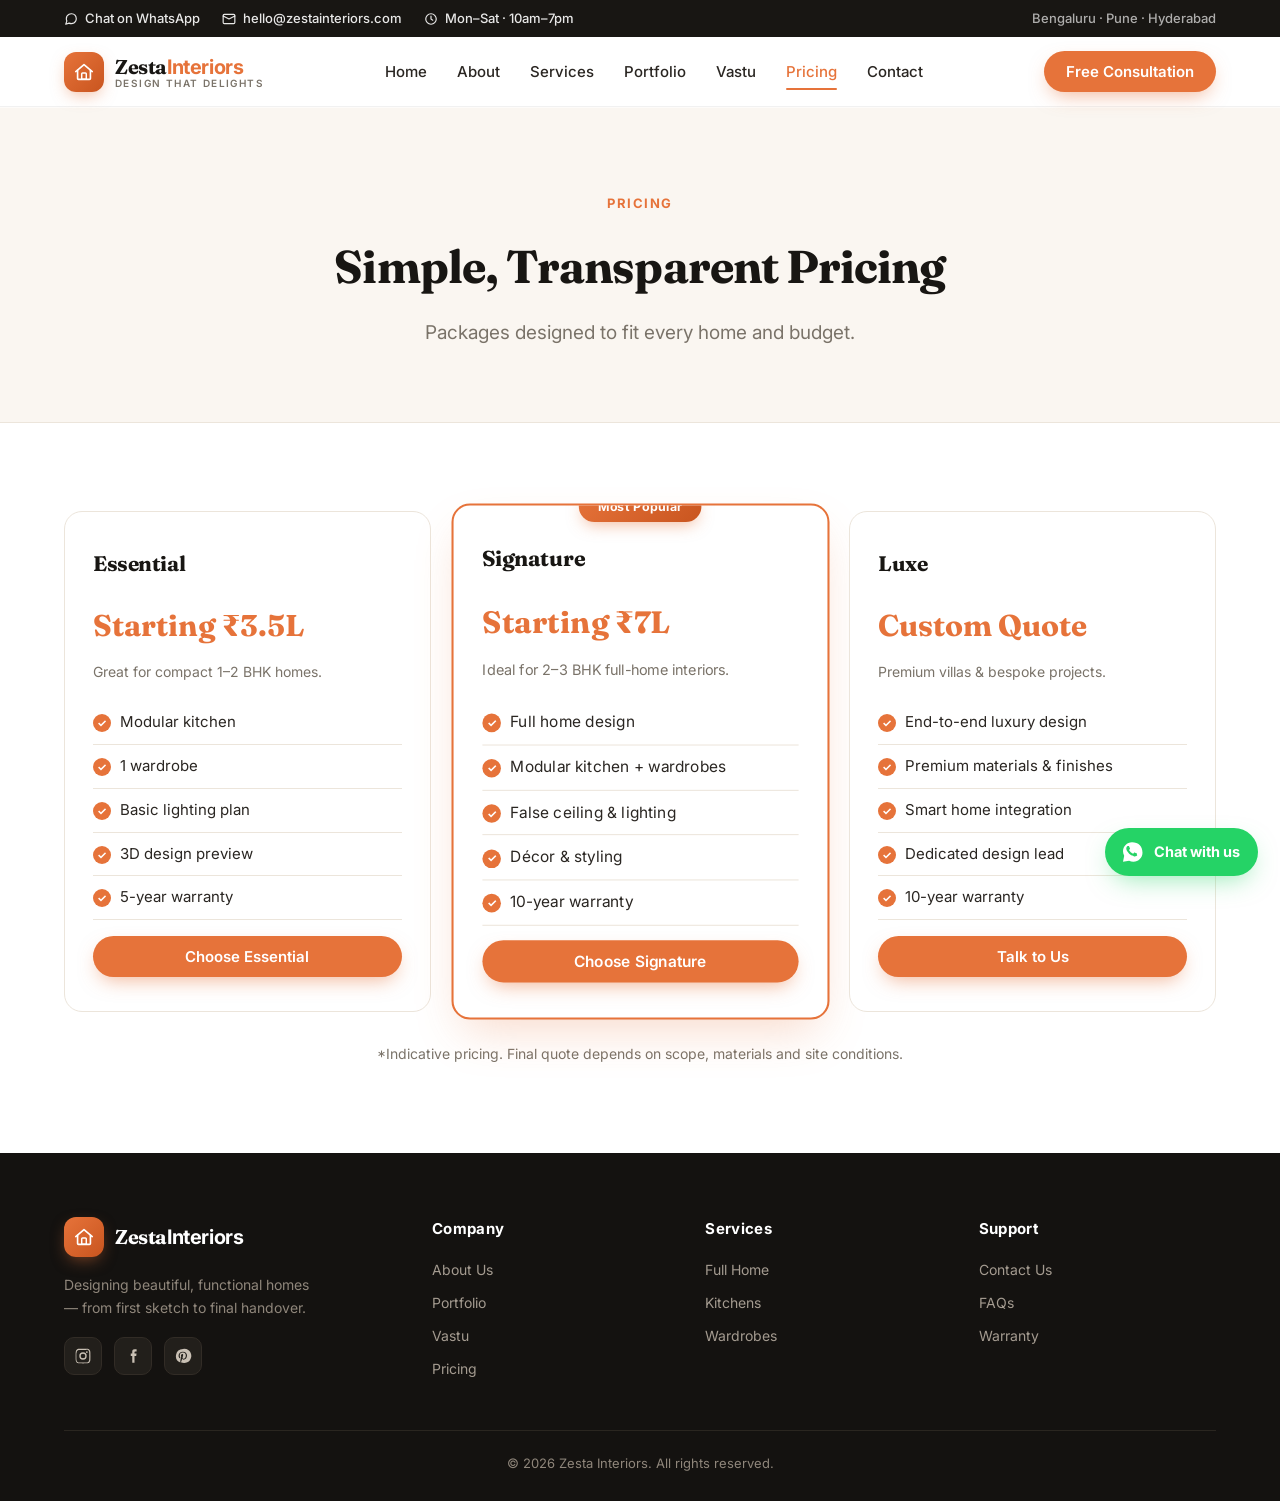
<file: pricing.html>
<!DOCTYPE html>
<html lang="en">
<head>
<meta charset="UTF-8">
<meta name="viewport" content="width=device-width, initial-scale=1.0">
<title>Pricing — Zesta Interiors</title>
<link rel="icon" type="image/svg+xml" href="favicon.svg">
<link rel="stylesheet" href="style.css">
</head>
<body>
<div class="topbar"><div class="tb-inner"><div class="tb-left"><a href="https://wa.me/91XXXXXXXXXX" target="_blank" rel="noopener"><svg viewBox="0 0 24 24" fill="none" stroke="currentColor" stroke-width="2" stroke-linecap="round" stroke-linejoin="round"><path d="M21 11.5a8.38 8.38 0 0 1-.9 3.8 8.5 8.5 0 0 1-7.6 4.7 8.38 8.38 0 0 1-3.8-.9L3 21l1.9-5.7a8.38 8.38 0 0 1-.9-3.8 8.5 8.5 0 0 1 4.7-7.6 8.38 8.38 0 0 1 3.8-.9h.5a8.48 8.48 0 0 1 8 8v.5z"/></svg>Chat on WhatsApp</a><a href="mailto:hello@zestainteriors.com"><svg viewBox="0 0 24 24" fill="none" stroke="currentColor" stroke-width="2" stroke-linecap="round" stroke-linejoin="round"><rect x="2" y="4" width="20" height="16" rx="2"/><path d="m22 7-10 5L2 7"/></svg>hello@zestainteriors.com</a><span><svg viewBox="0 0 24 24" fill="none" stroke="currentColor" stroke-width="2" stroke-linecap="round" stroke-linejoin="round"><circle cx="12" cy="12" r="9"/><path d="M12 7v5l3 2"/></svg>Mon–Sat · 10am–7pm</span></div><span class="tb-cities">Bengaluru · Pune · Hyderabad</span></div></div>
<header>
  <nav>
    <a href="index.html" class="logo"><span class="mark"><svg viewBox="0 0 24 24" fill="none" xmlns="http://www.w3.org/2000/svg"><path d="M3 11.5 12 4l9 7.5" stroke="#fff" stroke-width="1.8" stroke-linecap="round" stroke-linejoin="round"/><path d="M5 10.2V19a1 1 0 0 0 1 1h12a1 1 0 0 0 1-1v-8.8" stroke="#fff" stroke-width="1.8" stroke-linecap="round" stroke-linejoin="round"/><rect x="9.5" y="13" width="5" height="7" rx="1" stroke="#fff" stroke-width="1.6"/></svg></span><span class="txt"><b>Zesta<span>Interiors</span></b><small>Design that delights</small></span></a>
    <input type="checkbox" id="navtoggle" class="nav-toggle">
    <label for="navtoggle" class="hamburger" aria-label="Menu"><span></span><span></span><span></span></label>
    <div class="nav-links">
      <a href="index.html">Home</a>
      <a href="about.html">About</a>
      <a href="services.html">Services</a>
      <a href="portfolio.html">Portfolio</a>
      <a href="vastu.html">Vastu</a>
      <a href="pricing.html" class="active">Pricing</a>
      <a href="contact.html">Contact</a>
      <span class="mobile-cta"><a href="contact.html"><button class="btn header-cta">Get Free Quote</button></a></span>
    </div>
    <a href="contact.html"><button class="btn">Free Consultation</button></a>
  </nav>
</header>
<section class="page-hero"><div class="container"><span class="eyebrow">Pricing</span><h1>Simple, Transparent Pricing</h1><p>Packages designed to fit every home and budget.</p></div></section>
<section>
  <div class="container">
    <div class="grid pricing">
      <div class="card price-card">
        <h3>Essential</h3><div class="price">Starting ₹3.5L</div>
        <p class="sub">Great for compact 1–2 BHK homes.</p>
        <ul><li>Modular kitchen</li><li>1 wardrobe</li><li>Basic lighting plan</li><li>3D design preview</li><li>5-year warranty</li></ul>
        <a href="contact.html"><button class="btn full">Choose Essential</button></a>
      </div>
      <div class="card price-card featured">
        <div class="badge">Most Popular</div>
        <h3>Signature</h3><div class="price">Starting ₹7L</div>
        <p class="sub">Ideal for 2–3 BHK full-home interiors.</p>
        <ul><li>Full home design</li><li>Modular kitchen + wardrobes</li><li>False ceiling & lighting</li><li>Décor & styling</li><li>10-year warranty</li></ul>
        <a href="contact.html"><button class="btn full">Choose Signature</button></a>
      </div>
      <div class="card price-card">
        <h3>Luxe</h3><div class="price">Custom Quote</div>
        <p class="sub">Premium villas & bespoke projects.</p>
        <ul><li>End-to-end luxury design</li><li>Premium materials & finishes</li><li>Smart home integration</li><li>Dedicated design lead</li><li>10-year warranty</li></ul>
        <a href="contact.html"><button class="btn full">Talk to Us</button></a>
      </div>
    </div>
    <p style="text-align:center;color:var(--gray);margin-top:30px;font-size:14px">*Indicative pricing. Final quote depends on scope, materials and site conditions.</p>
  </div>
</section>
<a class="wa-float" href="https://wa.me/91XXXXXXXXXX" target="_blank" rel="noopener" aria-label="Chat on WhatsApp"><svg viewBox="0 0 32 32" fill="#fff" xmlns="http://www.w3.org/2000/svg"><path d="M16 3C9.4 3 4 8.4 4 15c0 2.1.6 4.2 1.6 6L4 29l8.2-1.5c1.7.9 3.6 1.4 5.6 1.4h.2C24.6 28.9 30 23.5 30 16.9 30 8.4 24.6 3 16 3zm7.1 17c-.3.9-1.8 1.7-2.5 1.8-.6.1-1.4.1-2.3-.2-.5-.2-1.2-.4-2.1-.8-3.7-1.6-6.1-5.3-6.3-5.6-.2-.2-1.5-2-1.5-3.8s.9-2.7 1.3-3.1c.3-.4.7-.4 1-.4h.7c.2 0 .5-.1.8.6.3.7 1 2.4 1.1 2.6.1.2.1.4 0 .6-.1.2-.2.4-.4.6-.2.2-.4.5-.5.6-.2.2-.4.4-.2.7.2.4 1 1.6 2.1 2.6 1.4 1.3 2.6 1.7 3 1.9.3.2.5.1.7-.1.2-.2.8-.9 1-1.2.2-.3.4-.3.7-.2.3.1 2 .9 2.3 1.1.3.2.5.2.6.3.1.3.1.9-.2 1.7z"/></svg><span class="wa-txt">Chat with us</span></a>
<footer>
  <div class="container">
    <div class="f-grid">
      <div><div class="logo"><span class="mark"><svg viewBox="0 0 24 24" fill="none" xmlns="http://www.w3.org/2000/svg"><path d="M3 11.5 12 4l9 7.5" stroke="#fff" stroke-width="1.8" stroke-linecap="round" stroke-linejoin="round"/><path d="M5 10.2V19a1 1 0 0 0 1 1h12a1 1 0 0 0 1-1v-8.8" stroke="#fff" stroke-width="1.8" stroke-linecap="round" stroke-linejoin="round"/><rect x="9.5" y="13" width="5" height="7" rx="1" stroke="#fff" stroke-width="1.6"/></svg></span><span class="txt"><b>Zesta<span>Interiors</span></b></span></div><p class="fabout">Designing beautiful, functional homes — from first sketch to final handover.</p><div class="social"><a href="#" aria-label="Instagram"><svg viewBox="0 0 24 24" fill="currentColor" width="18" height="18"><path d="M12 2.2c3.2 0 3.6 0 4.9.07 1.17.05 1.8.25 2.23.41.56.22.96.48 1.38.9.42.42.68.82.9 1.38.16.42.36 1.06.41 2.23.06 1.27.07 1.65.07 4.86s0 3.6-.07 4.86c-.05 1.17-.25 1.8-.41 2.23-.22.56-.48.96-.9 1.38-.42.42-.82.68-1.38.9-.42.16-1.06.36-2.23.41-1.27.06-1.65.07-4.86.07s-3.6 0-4.86-.07c-1.17-.05-1.8-.25-2.23-.41a3.7 3.7 0 0 1-1.38-.9 3.7 3.7 0 0 1-.9-1.38c-.16-.42-.36-1.06-.41-2.23C2.2 15.6 2.2 15.2 2.2 12s0-3.6.07-4.86c.05-1.17.25-1.8.41-2.23.22-.56.48-.96.9-1.38.42-.42.82-.68 1.38-.9.42-.16 1.06-.36 2.23-.41C8.4 2.2 8.8 2.2 12 2.2Zm0 1.8c-3.15 0-3.5.01-4.75.07-.9.04-1.38.19-1.7.32-.43.16-.73.36-1.05.68-.32.32-.52.62-.68 1.05-.13.32-.28.8-.32 1.7C3.21 8.5 3.2 8.85 3.2 12s.01 3.5.07 4.75c.04.9.19 1.38.32 1.7.16.43.36.73.68 1.05.32.32.62.52 1.05.68.32.13.8.28 1.7.32 1.25.06 1.6.07 4.75.07s3.5-.01 4.75-.07c.9-.04 1.38-.19 1.7-.32.43-.16.73-.36 1.05-.68.32-.32.52-.62.68-1.05.13-.32.28-.8.32-1.7.06-1.25.07-1.6.07-4.75s-.01-3.5-.07-4.75c-.04-.9-.19-1.38-.32-1.7a2.8 2.8 0 0 0-.68-1.05 2.8 2.8 0 0 0-1.05-.68c-.32-.13-.8-.28-1.7-.32C15.5 4.01 15.15 4 12 4Zm0 3.06A4.94 4.94 0 1 1 12 16.94 4.94 4.94 0 0 1 12 7.06Zm0 1.8a3.14 3.14 0 1 0 0 6.28 3.14 3.14 0 0 0 0-6.28Zm5.15-3.24a1.15 1.15 0 1 1 0 2.3 1.15 1.15 0 0 1 0-2.3Z"/></svg></a><a href="#" aria-label="Facebook"><svg viewBox="0 0 24 24" fill="currentColor" width="18" height="18"><path d="M14 8.5V6.8c0-.7.5-.9.8-.9h2V3h-2.6C11.3 3 11 5 11 6.3v2.2H9V12h2v9h3v-9h2.3l.4-3.5H14Z"/></svg></a><a href="#" aria-label="Pinterest"><svg viewBox="0 0 24 24" fill="currentColor" width="18" height="18"><path d="M12 2.5a9.5 9.5 0 0 0-3.5 18.3c-.08-.77-.15-1.96.03-2.8.17-.77 1.1-4.9 1.1-4.9s-.28-.56-.28-1.4c0-1.3.76-2.28 1.7-2.28.8 0 1.19.6 1.19 1.32 0 .8-.51 2-.78 3.12-.22.93.47 1.7 1.38 1.7 1.66 0 2.94-1.75 2.94-4.28 0-2.24-1.6-3.8-3.9-3.8a4.05 4.05 0 0 0-4.22 4.06c0 .8.3 1.66.7 2.13.07.08.08.16.06.25l-.24.98c-.04.16-.13.2-.3.12-1.1-.51-1.79-2.12-1.79-3.42 0-2.78 2.02-5.34 5.83-5.34 3.06 0 5.44 2.18 5.44 5.1 0 3.04-1.92 5.49-4.58 5.49-.9 0-1.73-.47-2.02-1.02l-.55 2.1c-.2.77-.74 1.73-1.1 2.32A9.5 9.5 0 1 0 12 2.5Z"/></svg></a></div></div>
      <div><h4>Company</h4><a href="about.html">About Us</a><a href="portfolio.html">Portfolio</a>
      <a href="vastu.html">Vastu</a><a href="pricing.html">Pricing</a></div>
      <div><h4>Services</h4><a href="services.html">Full Home</a><a href="services.html">Kitchens</a><a href="services.html">Wardrobes</a></div>
      <div><h4>Support</h4><a href="contact.html">Contact Us</a><a href="contact.html#faqs">FAQs</a><a href="pricing.html">Warranty</a></div>
    </div>
    <div class="copy">© 2026 Zesta Interiors. All rights reserved.</div>
  </div>
</footer>
</body>
</html>
</file>
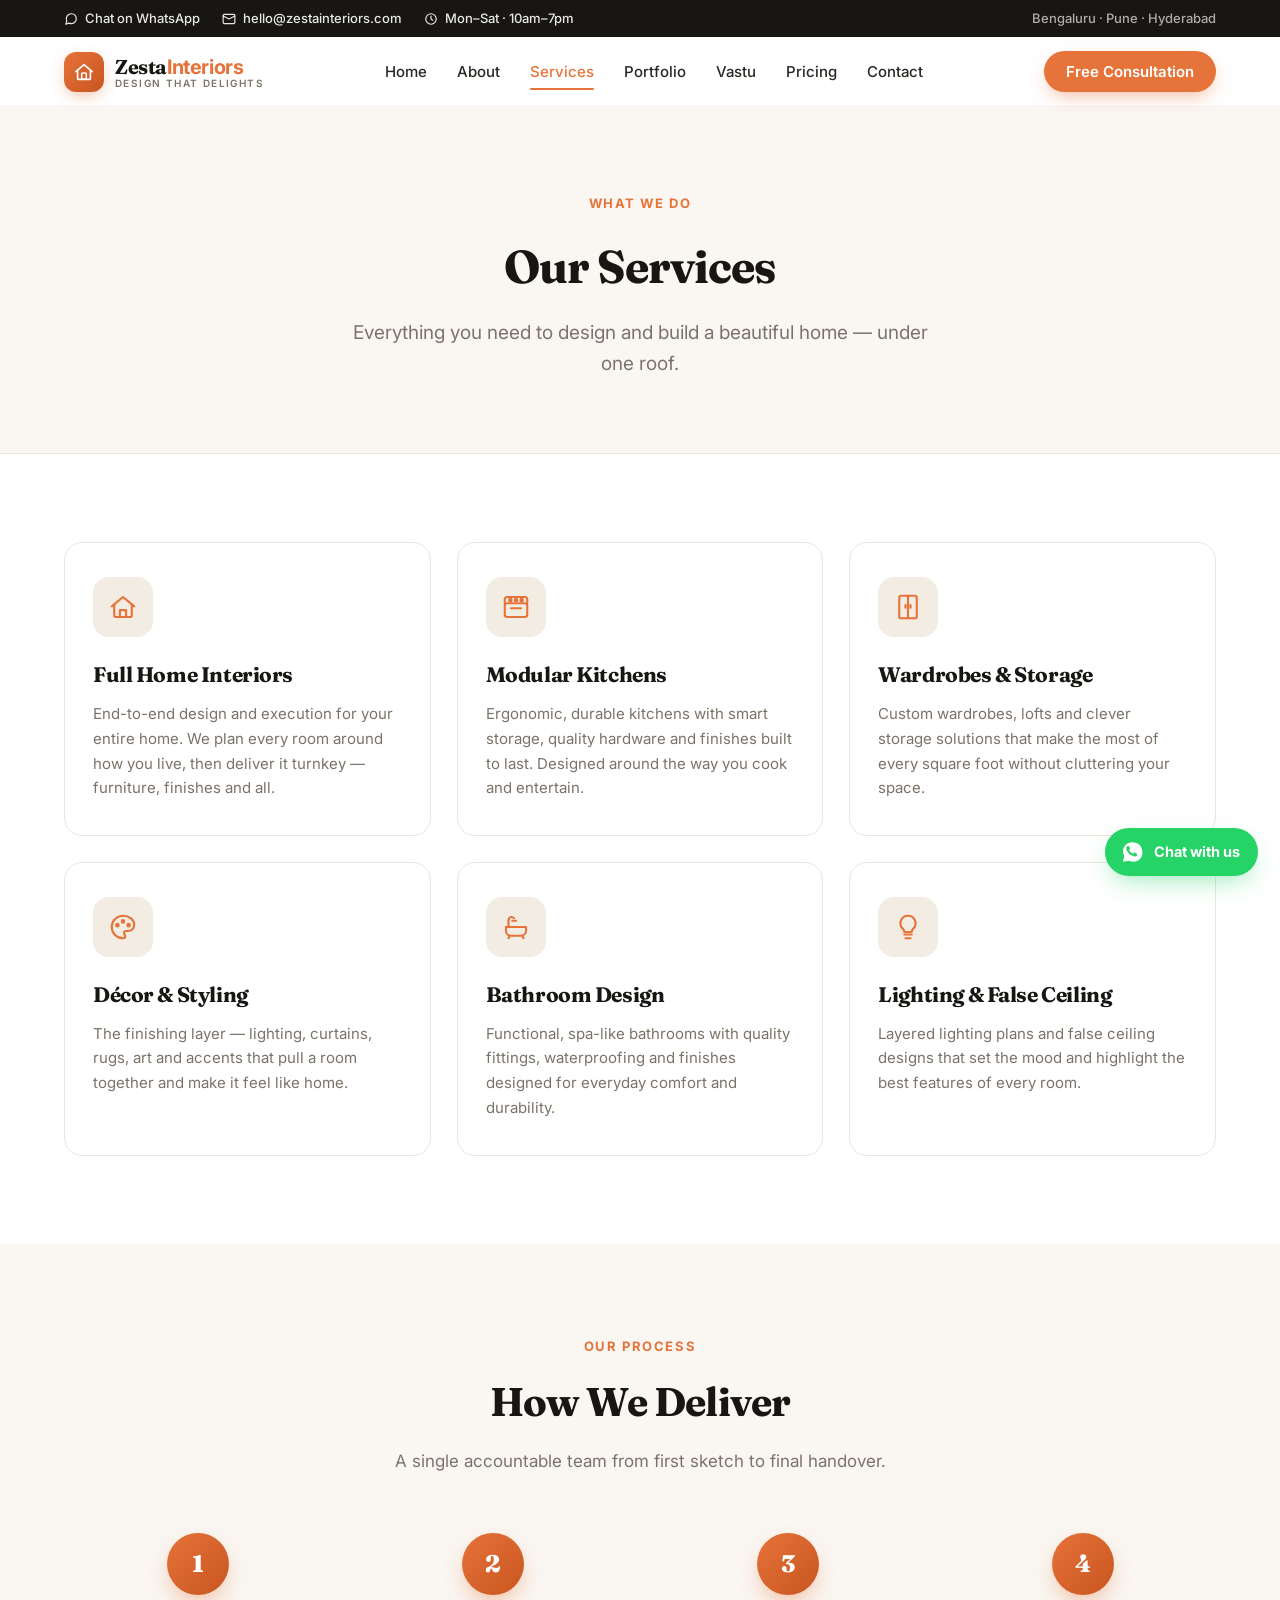
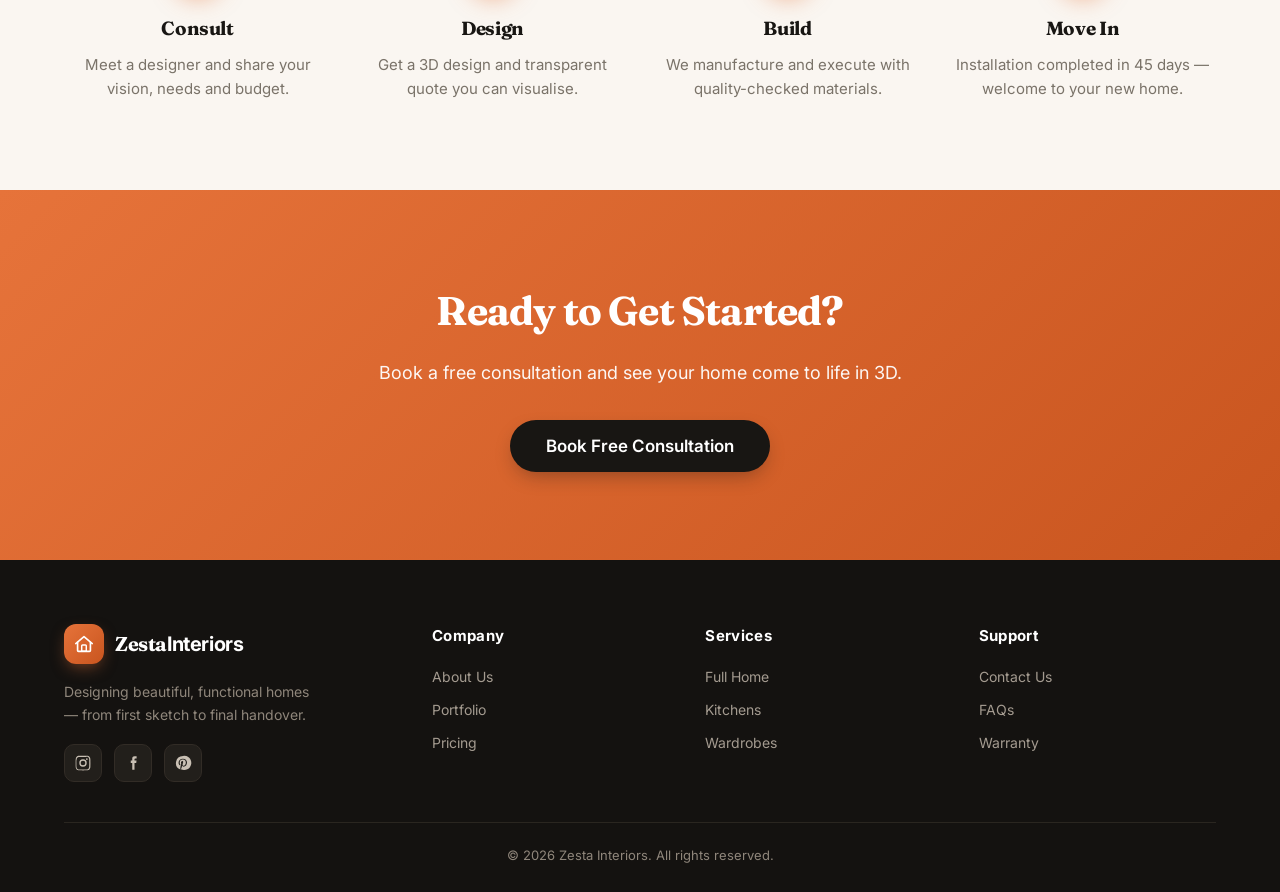
<file: services.html>
<!DOCTYPE html>
<html lang="en">
<head>
<meta charset="UTF-8">
<meta name="viewport" content="width=device-width, initial-scale=1.0">
<title>Services — Zesta Interiors</title>
<link rel="icon" type="image/svg+xml" href="favicon.svg">
<link rel="stylesheet" href="style.css">
</head>
<body>
<div class="topbar"><div class="tb-inner"><div class="tb-left"><a href="https://wa.me/91XXXXXXXXXX" target="_blank" rel="noopener"><svg viewBox="0 0 24 24" fill="none" stroke="currentColor" stroke-width="2" stroke-linecap="round" stroke-linejoin="round"><path d="M21 11.5a8.38 8.38 0 0 1-.9 3.8 8.5 8.5 0 0 1-7.6 4.7 8.38 8.38 0 0 1-3.8-.9L3 21l1.9-5.7a8.38 8.38 0 0 1-.9-3.8 8.5 8.5 0 0 1 4.7-7.6 8.38 8.38 0 0 1 3.8-.9h.5a8.48 8.48 0 0 1 8 8v.5z"/></svg>Chat on WhatsApp</a><a href="mailto:hello@zestainteriors.com"><svg viewBox="0 0 24 24" fill="none" stroke="currentColor" stroke-width="2" stroke-linecap="round" stroke-linejoin="round"><rect x="2" y="4" width="20" height="16" rx="2"/><path d="m22 7-10 5L2 7"/></svg>hello@zestainteriors.com</a><span><svg viewBox="0 0 24 24" fill="none" stroke="currentColor" stroke-width="2" stroke-linecap="round" stroke-linejoin="round"><circle cx="12" cy="12" r="9"/><path d="M12 7v5l3 2"/></svg>Mon–Sat · 10am–7pm</span></div><span class="tb-cities">Bengaluru · Pune · Hyderabad</span></div></div>
<header>
  <nav>
    <a href="index.html" class="logo"><span class="mark"><svg viewBox="0 0 24 24" fill="none" xmlns="http://www.w3.org/2000/svg"><path d="M3 11.5 12 4l9 7.5" stroke="#fff" stroke-width="1.8" stroke-linecap="round" stroke-linejoin="round"/><path d="M5 10.2V19a1 1 0 0 0 1 1h12a1 1 0 0 0 1-1v-8.8" stroke="#fff" stroke-width="1.8" stroke-linecap="round" stroke-linejoin="round"/><rect x="9.5" y="13" width="5" height="7" rx="1" stroke="#fff" stroke-width="1.6"/></svg></span><span class="txt"><b>Zesta<span>Interiors</span></b><small>Design that delights</small></span></a>
    <input type="checkbox" id="navtoggle" class="nav-toggle">
    <label for="navtoggle" class="hamburger" aria-label="Menu"><span></span><span></span><span></span></label>
    <div class="nav-links">
      <a href="index.html">Home</a>
      <a href="about.html">About</a>
      <a href="services.html" class="active">Services</a>
      <a href="portfolio.html">Portfolio</a>
      <a href="vastu.html">Vastu</a>
      <a href="pricing.html">Pricing</a>
      <a href="contact.html">Contact</a>
      <span class="mobile-cta"><a href="contact.html"><button class="btn header-cta">Get Free Quote</button></a></span>
    </div>
    <a href="contact.html"><button class="btn">Free Consultation</button></a>
  </nav>
</header>
<section class="page-hero"><div class="container"><span class="eyebrow">What we do</span><h1>Our Services</h1><p>Everything you need to design and build a beautiful home — under one roof.</p></div></section>
<section>
  <div class="container">
    <div class="grid">
      <div class="card"><div class="icon"><svg viewBox="0 0 24 24" fill="none" stroke-width="1.7" stroke-linecap="round" stroke-linejoin="round"><path d="M3 11.5 12 4l9 7.5"/><path d="M5 10v9a1 1 0 0 0 1 1h12a1 1 0 0 0 1-1v-9"/><path d="M9.5 20v-5.5h5V20"/></svg></div><h3>Full Home Interiors</h3><p>End-to-end design and execution for your entire home. We plan every room around how you live, then deliver it turnkey — furniture, finishes and all.</p></div>
      <div class="card"><div class="icon"><svg viewBox="0 0 24 24" fill="none" stroke-width="1.7" stroke-linecap="round" stroke-linejoin="round"><rect x="3" y="9" width="18" height="11" rx="2"/><path d="M3 9V6a2 2 0 0 1 2-2h14a2 2 0 0 1 2 2v3"/><circle cx="7.5" cy="6.5" r="1"/><circle cx="12" cy="6.5" r="1"/><circle cx="16.5" cy="6.5" r="1"/><path d="M8 13h8"/></svg></div><h3>Modular Kitchens</h3><p>Ergonomic, durable kitchens with smart storage, quality hardware and finishes built to last. Designed around the way you cook and entertain.</p></div>
      <div class="card"><div class="icon"><svg viewBox="0 0 24 24" fill="none" stroke-width="1.7" stroke-linecap="round" stroke-linejoin="round"><rect x="5" y="3" width="14" height="18" rx="1.5"/><path d="M12 3v18"/><path d="M10 10.5v2"/><path d="M14 10.5v2"/></svg></div><h3>Wardrobes & Storage</h3><p>Custom wardrobes, lofts and clever storage solutions that make the most of every square foot without cluttering your space.</p></div>
      <div class="card"><div class="icon"><svg viewBox="0 0 24 24" fill="none" stroke-width="1.7" stroke-linecap="round" stroke-linejoin="round"><path d="M12 3a9 9 0 1 0 0 18c1.1 0 1.8-.9 1.8-1.8 0-.5-.2-.9-.5-1.2-.3-.3-.5-.7-.5-1.2 0-.9.7-1.6 1.6-1.6H16a5 5 0 0 0 5-5c0-3.9-4-7.2-9-7.2Z"/><circle cx="7.5" cy="10.5" r="1"/><circle cx="12" cy="7.5" r="1"/><circle cx="16.5" cy="10.5" r="1"/></svg></div><h3>Décor & Styling</h3><p>The finishing layer — lighting, curtains, rugs, art and accents that pull a room together and make it feel like home.</p></div>
      <div class="card"><div class="icon"><svg viewBox="0 0 24 24" fill="none" stroke-width="1.7" stroke-linecap="round" stroke-linejoin="round"><path d="M4 12h16v3a4 4 0 0 1-4 4H8a4 4 0 0 1-4-4v-3Z"/><path d="M6 12V6.5A2.5 2.5 0 0 1 8.5 4a2.4 2.4 0 0 1 2 1"/><path d="M9 7h3"/><path d="M7 19l-1 2"/><path d="M17 19l1 2"/></svg></div><h3>Bathroom Design</h3><p>Functional, spa-like bathrooms with quality fittings, waterproofing and finishes designed for everyday comfort and durability.</p></div>
      <div class="card"><div class="icon"><svg viewBox="0 0 24 24" fill="none" stroke-width="1.7" stroke-linecap="round" stroke-linejoin="round"><path d="M9 18h6"/><path d="M10 21h4"/><path d="M12 3a6 6 0 0 0-4 10.5c.6.6 1 1.3 1 2.1V16h6v-.4c0-.8.4-1.5 1-2.1A6 6 0 0 0 12 3Z"/></svg></div><h3>Lighting & False Ceiling</h3><p>Layered lighting plans and false ceiling designs that set the mood and highlight the best features of every room.</p></div>
    </div>
  </div>
</section>
<section class="rooms">
  <div class="container">
    <div class="section-title"><span class="eyebrow">Our process</span><h2>How We Deliver</h2><p>A single accountable team from first sketch to final handover.</p></div>
    <div class="steps">
      <div class="step"><div class="num">1</div><h3>Consult</h3><p>Meet a designer and share your vision, needs and budget.</p></div>
      <div class="step"><div class="num">2</div><h3>Design</h3><p>Get a 3D design and transparent quote you can visualise.</p></div>
      <div class="step"><div class="num">3</div><h3>Build</h3><p>We manufacture and execute with quality-checked materials.</p></div>
      <div class="step"><div class="num">4</div><h3>Move In</h3><p>Installation completed in 45 days — welcome to your new home.</p></div>
    </div>
  </div>
</section>
<section class="cta">
  <div class="container">
    <h2>Ready to Get Started?</h2>
    <p>Book a free consultation and see your home come to life in 3D.</p>
    <a href="contact.html"><button class="btn big dark">Book Free Consultation</button></a>
  </div>
</section>
<a class="wa-float" href="https://wa.me/91XXXXXXXXXX" target="_blank" rel="noopener" aria-label="Chat on WhatsApp"><svg viewBox="0 0 32 32" fill="#fff" xmlns="http://www.w3.org/2000/svg"><path d="M16 3C9.4 3 4 8.4 4 15c0 2.1.6 4.2 1.6 6L4 29l8.2-1.5c1.7.9 3.6 1.4 5.6 1.4h.2C24.6 28.9 30 23.5 30 16.9 30 8.4 24.6 3 16 3zm7.1 17c-.3.9-1.8 1.7-2.5 1.8-.6.1-1.4.1-2.3-.2-.5-.2-1.2-.4-2.1-.8-3.7-1.6-6.1-5.3-6.3-5.6-.2-.2-1.5-2-1.5-3.8s.9-2.7 1.3-3.1c.3-.4.7-.4 1-.4h.7c.2 0 .5-.1.8.6.3.7 1 2.4 1.1 2.6.1.2.1.4 0 .6-.1.2-.2.4-.4.6-.2.2-.4.5-.5.6-.2.2-.4.4-.2.7.2.4 1 1.6 2.1 2.6 1.4 1.3 2.6 1.7 3 1.9.3.2.5.1.7-.1.2-.2.8-.9 1-1.2.2-.3.4-.3.7-.2.3.1 2 .9 2.3 1.1.3.2.5.2.6.3.1.3.1.9-.2 1.7z"/></svg><span class="wa-txt">Chat with us</span></a>
<footer>
  <div class="container">
    <div class="f-grid">
      <div><div class="logo"><span class="mark"><svg viewBox="0 0 24 24" fill="none" xmlns="http://www.w3.org/2000/svg"><path d="M3 11.5 12 4l9 7.5" stroke="#fff" stroke-width="1.8" stroke-linecap="round" stroke-linejoin="round"/><path d="M5 10.2V19a1 1 0 0 0 1 1h12a1 1 0 0 0 1-1v-8.8" stroke="#fff" stroke-width="1.8" stroke-linecap="round" stroke-linejoin="round"/><rect x="9.5" y="13" width="5" height="7" rx="1" stroke="#fff" stroke-width="1.6"/></svg></span><span class="txt"><b>Zesta<span>Interiors</span></b></span></div><p class="fabout">Designing beautiful, functional homes — from first sketch to final handover.</p><div class="social"><a href="#" aria-label="Instagram"><svg viewBox="0 0 24 24" fill="currentColor" width="18" height="18"><path d="M12 2.2c3.2 0 3.6 0 4.9.07 1.17.05 1.8.25 2.23.41.56.22.96.48 1.38.9.42.42.68.82.9 1.38.16.42.36 1.06.41 2.23.06 1.27.07 1.65.07 4.86s0 3.6-.07 4.86c-.05 1.17-.25 1.8-.41 2.23-.22.56-.48.96-.9 1.38-.42.42-.82.68-1.38.9-.42.16-1.06.36-2.23.41-1.27.06-1.65.07-4.86.07s-3.6 0-4.86-.07c-1.17-.05-1.8-.25-2.23-.41a3.7 3.7 0 0 1-1.38-.9 3.7 3.7 0 0 1-.9-1.38c-.16-.42-.36-1.06-.41-2.23C2.2 15.6 2.2 15.2 2.2 12s0-3.6.07-4.86c.05-1.17.25-1.8.41-2.23.22-.56.48-.96.9-1.38.42-.42.82-.68 1.38-.9.42-.16 1.06-.36 2.23-.41C8.4 2.2 8.8 2.2 12 2.2Zm0 1.8c-3.15 0-3.5.01-4.75.07-.9.04-1.38.19-1.7.32-.43.16-.73.36-1.05.68-.32.32-.52.62-.68 1.05-.13.32-.28.8-.32 1.7C3.21 8.5 3.2 8.85 3.2 12s.01 3.5.07 4.75c.04.9.19 1.38.32 1.7.16.43.36.73.68 1.05.32.32.62.52 1.05.68.32.13.8.28 1.7.32 1.25.06 1.6.07 4.75.07s3.5-.01 4.75-.07c.9-.04 1.38-.19 1.7-.32.43-.16.73-.36 1.05-.68.32-.32.52-.62.68-1.05.13-.32.28-.8.32-1.7.06-1.25.07-1.6.07-4.75s-.01-3.5-.07-4.75c-.04-.9-.19-1.38-.32-1.7a2.8 2.8 0 0 0-.68-1.05 2.8 2.8 0 0 0-1.05-.68c-.32-.13-.8-.28-1.7-.32C15.5 4.01 15.15 4 12 4Zm0 3.06A4.94 4.94 0 1 1 12 16.94 4.94 4.94 0 0 1 12 7.06Zm0 1.8a3.14 3.14 0 1 0 0 6.28 3.14 3.14 0 0 0 0-6.28Zm5.15-3.24a1.15 1.15 0 1 1 0 2.3 1.15 1.15 0 0 1 0-2.3Z"/></svg></a><a href="#" aria-label="Facebook"><svg viewBox="0 0 24 24" fill="currentColor" width="18" height="18"><path d="M14 8.5V6.8c0-.7.5-.9.8-.9h2V3h-2.6C11.3 3 11 5 11 6.3v2.2H9V12h2v9h3v-9h2.3l.4-3.5H14Z"/></svg></a><a href="#" aria-label="Pinterest"><svg viewBox="0 0 24 24" fill="currentColor" width="18" height="18"><path d="M12 2.5a9.5 9.5 0 0 0-3.5 18.3c-.08-.77-.15-1.96.03-2.8.17-.77 1.1-4.9 1.1-4.9s-.28-.56-.28-1.4c0-1.3.76-2.28 1.7-2.28.8 0 1.19.6 1.19 1.32 0 .8-.51 2-.78 3.12-.22.93.47 1.7 1.38 1.7 1.66 0 2.94-1.75 2.94-4.28 0-2.24-1.6-3.8-3.9-3.8a4.05 4.05 0 0 0-4.22 4.06c0 .8.3 1.66.7 2.13.07.08.08.16.06.25l-.24.98c-.04.16-.13.2-.3.12-1.1-.51-1.79-2.12-1.79-3.42 0-2.78 2.02-5.34 5.83-5.34 3.06 0 5.44 2.18 5.44 5.1 0 3.04-1.92 5.49-4.58 5.49-.9 0-1.73-.47-2.02-1.02l-.55 2.1c-.2.77-.74 1.73-1.1 2.32A9.5 9.5 0 1 0 12 2.5Z"/></svg></a></div></div>
      <div><h4>Company</h4><a href="about.html">About Us</a><a href="portfolio.html">Portfolio</a><a href="pricing.html">Pricing</a></div>
      <div><h4>Services</h4><a href="services.html">Full Home</a><a href="services.html">Kitchens</a><a href="services.html">Wardrobes</a></div>
      <div><h4>Support</h4><a href="contact.html">Contact Us</a><a href="contact.html#faqs">FAQs</a><a href="pricing.html">Warranty</a></div>
    </div>
    <div class="copy">© 2026 Zesta Interiors. All rights reserved.</div>
  </div>
</footer>
</body>
</html>
</file>
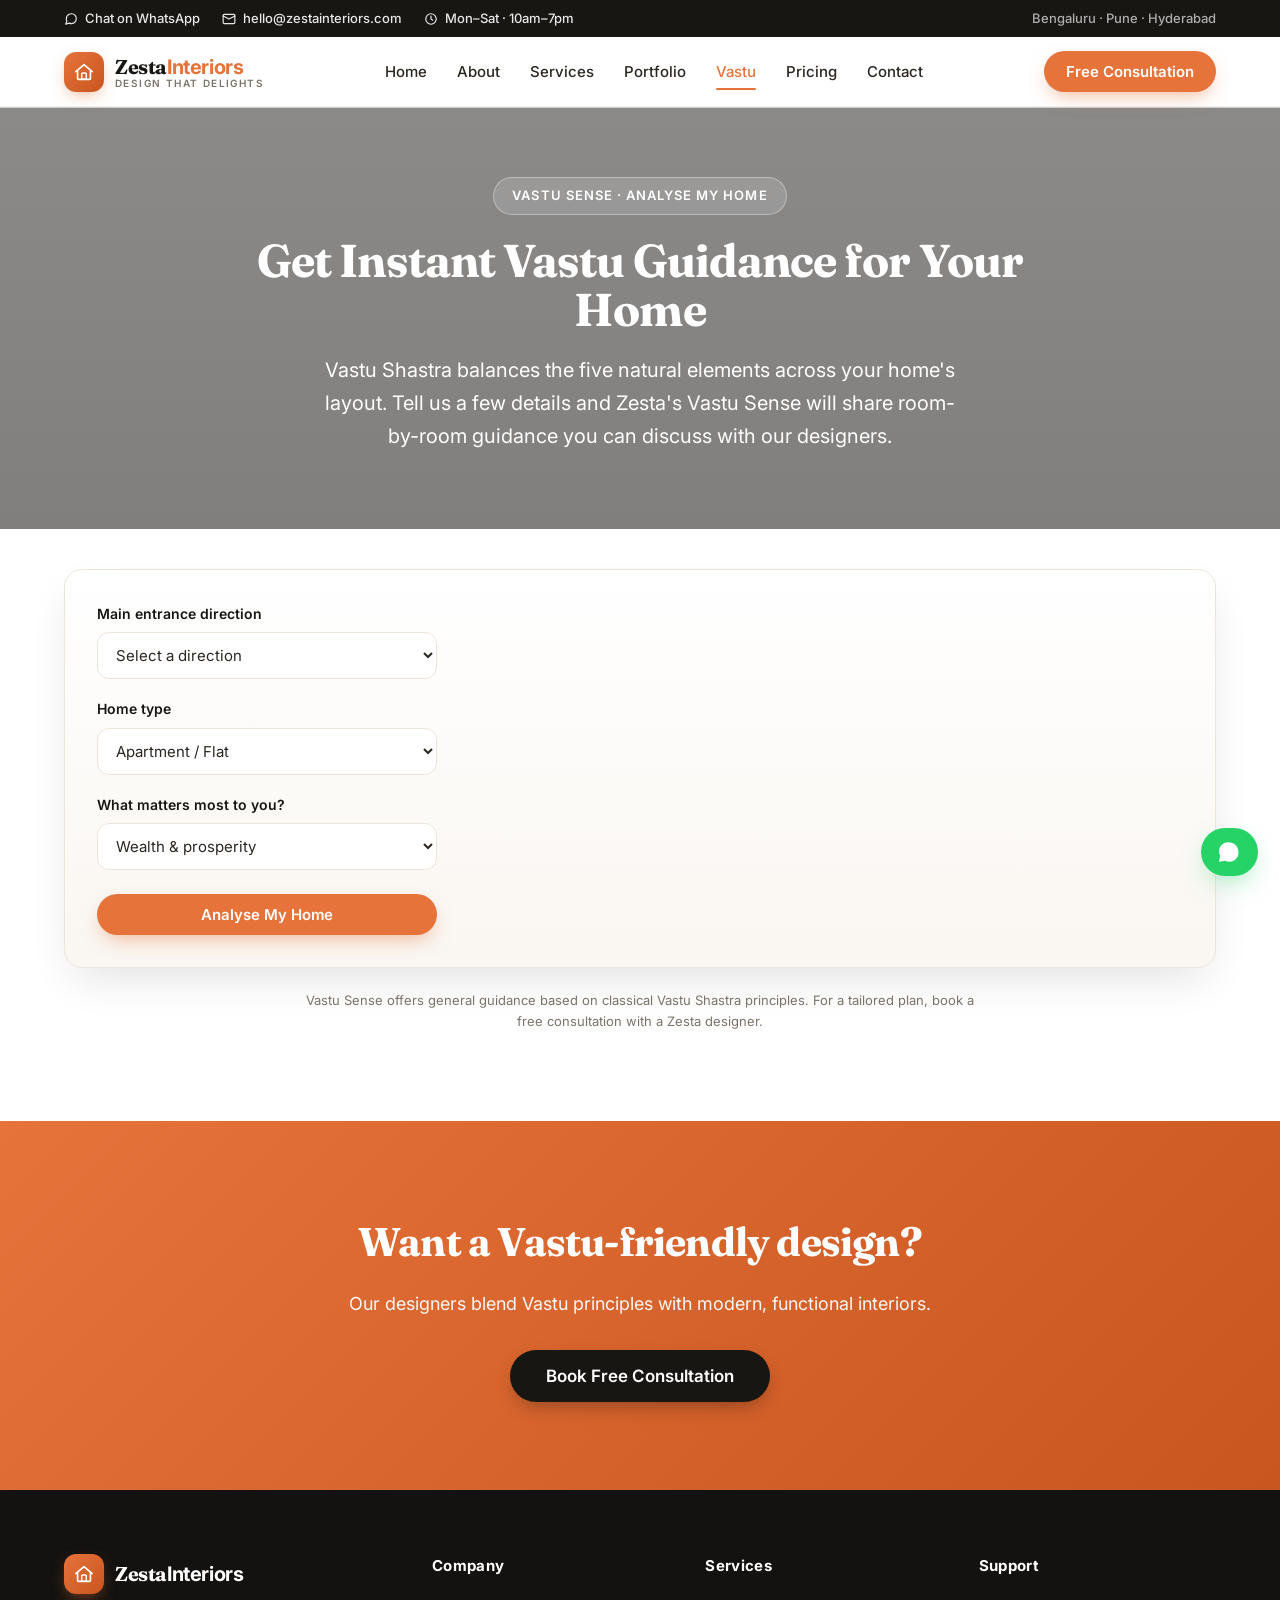
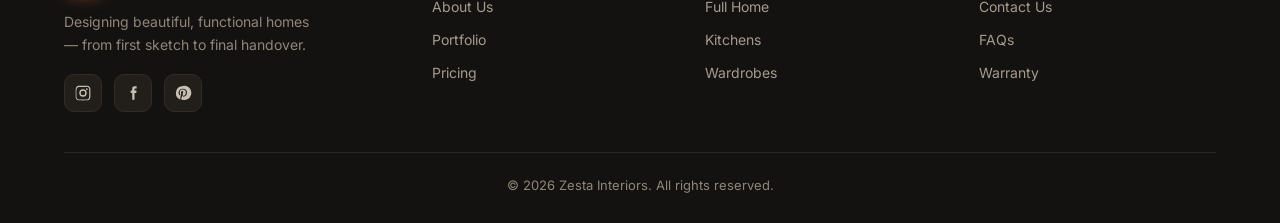
<file: vastu.html>
<!DOCTYPE html>
<html lang="en">
<head>
<meta charset="UTF-8">
<meta name="viewport" content="width=device-width, initial-scale=1.0">
<title>Vastu Sense — Analyse My Home | Zesta Interiors</title>
<link rel="icon" type="image/svg+xml" href="favicon.svg">
<link rel="stylesheet" href="style.css">
</head>
<body>
<div class="topbar"><div class="tb-inner"><div class="tb-left"><a href="https://wa.me/91XXXXXXXXXX" target="_blank" rel="noopener"><svg viewBox="0 0 24 24" fill="none" stroke="currentColor" stroke-width="2" stroke-linecap="round" stroke-linejoin="round"><path d="M21 11.5a8.38 8.38 0 0 1-.9 3.8 8.5 8.5 0 0 1-7.6 4.7 8.38 8.38 0 0 1-3.8-.9L3 21l1.9-5.7a8.38 8.38 0 0 1-.9-3.8 8.5 8.5 0 0 1 4.7-7.6 8.38 8.38 0 0 1 3.8-.9h.5a8.48 8.48 0 0 1 8 8v.5z"/></svg>Chat on WhatsApp</a><a href="mailto:hello@zestainteriors.com"><svg viewBox="0 0 24 24" fill="none" stroke="currentColor" stroke-width="2" stroke-linecap="round" stroke-linejoin="round"><rect x="2" y="4" width="20" height="16" rx="2"/><path d="m22 7-10 5L2 7"/></svg>hello@zestainteriors.com</a><span><svg viewBox="0 0 24 24" fill="none" stroke="currentColor" stroke-width="2" stroke-linecap="round" stroke-linejoin="round"><circle cx="12" cy="12" r="9"/><path d="M12 7v5l3 2"/></svg>Mon–Sat · 10am–7pm</span></div><span class="tb-cities">Bengaluru · Pune · Hyderabad</span></div></div>
<header>
  <nav>
    <a href="index.html" class="logo"><span class="mark"><svg viewBox="0 0 24 24" fill="none" xmlns="http://www.w3.org/2000/svg"><path d="M3 11.5 12 4l9 7.5" stroke="#fff" stroke-width="1.8" stroke-linecap="round" stroke-linejoin="round"/><path d="M5 10.2V19a1 1 0 0 0 1 1h12a1 1 0 0 0 1-1v-8.8" stroke="#fff" stroke-width="1.8" stroke-linecap="round" stroke-linejoin="round"/><rect x="9.5" y="13" width="5" height="7" rx="1" stroke="#fff" stroke-width="1.6"/></svg></span><span class="txt"><b>Zesta<span>Interiors</span></b><small>Design that delights</small></span></a>
    <input type="checkbox" id="navtoggle" class="nav-toggle">
    <label for="navtoggle" class="hamburger" aria-label="Menu"><span></span><span></span><span></span></label>
    <div class="nav-links">
      <a href="index.html">Home</a>
      <a href="about.html">About</a>
      <a href="services.html">Services</a>
      <a href="portfolio.html">Portfolio</a>
      <a href="vastu.html" class="active">Vastu</a>
      <a href="pricing.html">Pricing</a>
      <a href="contact.html">Contact</a>
      <span class="mobile-cta"><a href="contact.html"><button class="btn header-cta">Get Free Quote</button></a></span>
    </div>
    <a href="contact.html"><button class="btn">Free Consultation</button></a>
  </nav>
</header>
<section class="hero" style="min-height:auto;padding:70px 0 40px">
  <div class="container">
    <span class="eyebrow">Vastu Sense · Analyse My Home</span>
    <h1 style="font-size:46px">Get Instant Vastu Guidance for Your Home</h1>
    <p style="max-width:640px">Vastu Shastra balances the five natural elements across your home's layout. Tell us a few details and Zesta's Vastu Sense will share room-by-room guidance you can discuss with our designers.</p>
  </div>
</section>

<section style="padding-top:40px">
  <div class="container">
    <div class="vastu-tool">
      <form id="vastuForm" class="vastu-form" onsubmit="return false">
        <div class="vfield">
          <label for="v-entrance">Main entrance direction</label>
          <select id="v-entrance">
            <option value="">Select a direction</option>
            <option value="N">North</option>
            <option value="NE">North-East</option>
            <option value="E">East</option>
            <option value="SE">South-East</option>
            <option value="S">South</option>
            <option value="SW">South-West</option>
            <option value="W">West</option>
            <option value="NW">North-West</option>
          </select>
        </div>
        <div class="vfield">
          <label for="v-type">Home type</label>
          <select id="v-type">
            <option value="apartment">Apartment / Flat</option>
            <option value="villa">Independent House / Villa</option>
          </select>
        </div>
        <div class="vfield">
          <label for="v-focus">What matters most to you?</label>
          <select id="v-focus">
            <option value="prosperity">Wealth &amp; prosperity</option>
            <option value="health">Health &amp; rest</option>
            <option value="harmony">Family harmony</option>
            <option value="career">Career &amp; growth</option>
          </select>
        </div>
        <button class="btn" id="v-analyse" type="button">Analyse My Home</button>
      </form>
      <div id="vastuResult" class="vastu-result" hidden></div>
    </div>
    <p class="v-note">Vastu Sense offers general guidance based on classical Vastu Shastra principles. For a tailored plan, book a free consultation with a Zesta designer.</p>
  </div>
</section>

<section class="cta">
  <div class="container">
    <h2>Want a Vastu-friendly design?</h2>
    <p>Our designers blend Vastu principles with modern, functional interiors.</p>
    <a href="contact.html"><button class="btn big dark">Book Free Consultation</button></a>
  </div>
</section>

<a class="wa-float" href="https://wa.me/91XXXXXXXXXX" target="_blank" rel="noopener" aria-label="Chat on WhatsApp"><svg viewBox="0 0 32 32" fill="#fff" xmlns="http://www.w3.org/2000/svg"><path d="M16 3C9.4 3 4 8.4 4 15c0 2.1.6 4.2 1.6 6L4 29l8.2-1.5c1.7.9 3.6 1.4 5.6 1.4h.2C24.6 28.9 30 23.5 30 16.9 30 8.4 24.6 3 16 3z"/></svg></a>
<script>
(function(){
  var DIR = {
    N:  {name:"North",      element:"Water",  rating:"Very favourable", note:"North is linked to career, cash flow and new opportunities. A North entrance is considered highly auspicious.", tips:["Keep the entrance clutter-free and well-lit to invite prosperity.","Place a small water feature or blue accents near the entry.","Reserve the North-East for a prayer or meditation corner."]},
    NE: {name:"North-East", element:"Water",  rating:"Excellent",       note:"The North-East (Ishanya) is the most sacred zone. An entrance here is believed to bring positivity and spiritual growth.", tips:["Keep this zone light, open and clean, avoid heavy storage here.","Ideal spot for a pooja room or a bright reading nook.","Use soft whites, light blue and pastel tones."]},
    E:  {name:"East",       element:"Air",    rating:"Favourable",       note:"East is tied to health, social connections and vitality. An East-facing entry welcomes the morning sun.", tips:["Maximise morning light with sheer curtains.","Place a living area or dining space toward the East.","Greenery near the entrance enhances freshness."]},
    SE: {name:"South-East", element:"Fire",   rating:"Balance needed",   note:"The South-East (Agni) governs fire. It is the classical zone for the kitchen rather than the main door.", tips:["If possible, locate the kitchen in this zone.","Balance a SE entrance with warm lighting and earthy tones.","Avoid water features directly at a SE entry."]},
    S:  {name:"South",      element:"Earth",  rating:"Balance needed",   note:"South relates to stability and recognition. A South entrance benefits from grounding, protective design.", tips:["Use a solid, well-defined threshold and a nameplate.","Warm terracotta and earthy palettes suit this direction.","Keep heavier furniture toward the South and West."]},
    SW: {name:"South-West", element:"Earth",  rating:"Balance needed",   note:"The South-West (Nairutya) is the zone of stability and is ideal for the master bedroom, not the main door.", tips:["Reserve this zone for the master bedroom for restful sleep.","If it is your entrance, add a strong threshold and remedies.","Use earthy, grounding colours and sturdy materials."]},
    W:  {name:"West",       element:"Water",  rating:"Favourable",       note:"West supports gains and creativity. A West entrance can be very rewarding with the right balance.", tips:["Great zone for children's rooms or a study.","Evening lighting keeps this side warm and inviting.","Metallic accents complement the West."]},
    NW: {name:"North-West", element:"Air",    rating:"Favourable",       note:"The North-West (Vayavya) relates to movement and relationships. A NW entrance supports networking and mobility.", tips:["Good zone for a guest room or a home office.","Keep the area airy and well-ventilated.","Use light greys and whites for a calm feel."]}
  };
  var FOCUS = {
    prosperity:"For wealth, keep the North and North-East open, bright and clutter-free, and store valuables in a South-West cupboard facing North.",
    health:"For health and rest, place the master bedroom in the South-West and sleep with your head toward the South or East.",
    harmony:"For family harmony, make the centre (Brahmasthan) of your home open and uncluttered, and gather the family in a North-East or East living space.",
    career:"For career and growth, keep the North zone active and light, add a water accent, and set up your workspace facing North or East."
  };
  var btn = document.getElementById("v-analyse");
  var res = document.getElementById("vastuResult");
  btn.addEventListener("click", function(){
    var e = document.getElementById("v-entrance").value;
    var focus = document.getElementById("v-focus").value;
    if(!e){ res.hidden=false; res.innerHTML='<div class="v-empty">Please select your main entrance direction to see guidance.</div>'; res.scrollIntoView({behavior:"smooth",block:"nearest"}); return; }
    var d = DIR[e];
    var tips = d.tips.map(function(t){return '<li>'+t+'</li>';}).join("");
    res.hidden=false;
    res.innerHTML =
      '<div class="v-head"><span class="v-badge">'+d.rating+'</span><h3>'+d.name+'-facing entrance</h3><p class="v-el">Governing element: <b>'+d.element+'</b></p></div>'+
      '<p class="v-note-in">'+d.note+'</p>'+
      '<h4>Recommendations</h4><ul class="v-tips">'+tips+'</ul>'+
      '<div class="v-focus"><b>For your goal:</b> '+FOCUS[focus]+'</div>'+
      '<div class="v-cta"><a href="contact.html"><button class="btn">Discuss with a Zesta designer</button></a></div>';
    res.scrollIntoView({behavior:"smooth",block:"nearest"});
  });
})();
</script>
<footer>
  <div class="container">
    <div class="f-grid">
      <div><div class="logo"><span class="mark"><svg viewBox="0 0 24 24" fill="none" xmlns="http://www.w3.org/2000/svg"><path d="M3 11.5 12 4l9 7.5" stroke="#fff" stroke-width="1.8" stroke-linecap="round" stroke-linejoin="round"/><path d="M5 10.2V19a1 1 0 0 0 1 1h12a1 1 0 0 0 1-1v-8.8" stroke="#fff" stroke-width="1.8" stroke-linecap="round" stroke-linejoin="round"/><rect x="9.5" y="13" width="5" height="7" rx="1" stroke="#fff" stroke-width="1.6"/></svg></span><span class="txt"><b>Zesta<span>Interiors</span></b></span></div><p class="fabout">Designing beautiful, functional homes — from first sketch to final handover.</p><div class="social"><a href="#" aria-label="Instagram"><svg viewBox="0 0 24 24" fill="currentColor" width="18" height="18"><path d="M12 2.2c3.2 0 3.6 0 4.9.07 1.17.05 1.8.25 2.23.41.56.22.96.48 1.38.9.42.42.68.82.9 1.38.16.42.36 1.06.41 2.23.06 1.27.07 1.65.07 4.86s0 3.6-.07 4.86c-.05 1.17-.25 1.8-.41 2.23-.22.56-.48.96-.9 1.38-.42.42-.82.68-1.38.9-.42.16-1.06.36-2.23.41-1.27.06-1.65.07-4.86.07s-3.6 0-4.86-.07c-1.17-.05-1.8-.25-2.23-.41a3.7 3.7 0 0 1-1.38-.9 3.7 3.7 0 0 1-.9-1.38c-.16-.42-.36-1.06-.41-2.23C2.2 15.6 2.2 15.2 2.2 12s0-3.6.07-4.86c.05-1.17.25-1.8.41-2.23.22-.56.48-.96.9-1.38.42-.42.82-.68 1.38-.9.42-.16 1.06-.36 2.23-.41C8.4 2.2 8.8 2.2 12 2.2Zm0 1.8c-3.15 0-3.5.01-4.75.07-.9.04-1.38.19-1.7.32-.43.16-.73.36-1.05.68-.32.32-.52.62-.68 1.05-.13.32-.28.8-.32 1.7C3.21 8.5 3.2 8.85 3.2 12s.01 3.5.07 4.75c.04.9.19 1.38.32 1.7.16.43.36.73.68 1.05.32.32.62.52 1.05.68.32.13.8.28 1.7.32 1.25.06 1.6.07 4.75.07s3.5-.01 4.75-.07c.9-.04 1.38-.19 1.7-.32.43-.16.73-.36 1.05-.68.32-.32.52-.62.68-1.05.13-.32.28-.8.32-1.7.06-1.25.07-1.6.07-4.75s-.01-3.5-.07-4.75c-.04-.9-.19-1.38-.32-1.7a2.8 2.8 0 0 0-.68-1.05 2.8 2.8 0 0 0-1.05-.68c-.32-.13-.8-.28-1.7-.32C15.5 4.01 15.15 4 12 4Zm0 3.06A4.94 4.94 0 1 1 12 16.94 4.94 4.94 0 0 1 12 7.06Zm0 1.8a3.14 3.14 0 1 0 0 6.28 3.14 3.14 0 0 0 0-6.28Zm5.15-3.24a1.15 1.15 0 1 1 0 2.3 1.15 1.15 0 0 1 0-2.3Z"/></svg></a><a href="#" aria-label="Facebook"><svg viewBox="0 0 24 24" fill="currentColor" width="18" height="18"><path d="M14 8.5V6.8c0-.7.5-.9.8-.9h2V3h-2.6C11.3 3 11 5 11 6.3v2.2H9V12h2v9h3v-9h2.3l.4-3.5H14Z"/></svg></a><a href="#" aria-label="Pinterest"><svg viewBox="0 0 24 24" fill="currentColor" width="18" height="18"><path d="M12 2.5a9.5 9.5 0 0 0-3.5 18.3c-.08-.77-.15-1.96.03-2.8.17-.77 1.1-4.9 1.1-4.9s-.28-.56-.28-1.4c0-1.3.76-2.28 1.7-2.28.8 0 1.19.6 1.19 1.32 0 .8-.51 2-.78 3.12-.22.93.47 1.7 1.38 1.7 1.66 0 2.94-1.75 2.94-4.28 0-2.24-1.6-3.8-3.9-3.8a4.05 4.05 0 0 0-4.22 4.06c0 .8.3 1.66.7 2.13.07.08.08.16.06.25l-.24.98c-.04.16-.13.2-.3.12-1.1-.51-1.79-2.12-1.79-3.42 0-2.78 2.02-5.34 5.83-5.34 3.06 0 5.44 2.18 5.44 5.1 0 3.04-1.92 5.49-4.58 5.49-.9 0-1.73-.47-2.02-1.02l-.55 2.1c-.2.77-.74 1.73-1.1 2.32A9.5 9.5 0 1 0 12 2.5Z"/></svg></a></div></div>
      <div><h4>Company</h4><a href="about.html">About Us</a><a href="portfolio.html">Portfolio</a><a href="pricing.html">Pricing</a></div>
      <div><h4>Services</h4><a href="services.html">Full Home</a><a href="services.html">Kitchens</a><a href="services.html">Wardrobes</a></div>
      <div><h4>Support</h4><a href="contact.html">Contact Us</a><a href="contact.html#faqs">FAQs</a><a href="pricing.html">Warranty</a></div>
    </div>
    <div class="copy">© 2026 Zesta Interiors. All rights reserved.</div>
  </div>
</footer>
</body>
</html>
</file>
<file: style.css>
@import url('https://fonts.googleapis.com/css2?family=Fraunces:opsz,wght@9..144,600;9..144,700&family=Inter:wght@400;500;600;700;800&display=swap');
:root{
  --brand:#e6733a;--brand-2:#f0954a;--brand-dark:#c9551f;
  --dark:#181613;--ink:#2a2622;--gray:#7a7369;
  --bg:#faf6f1;--soft:#f3ece3;--gold:#c9a24b;--line:#ece5db;
  --shadow-sm:0 2px 8px rgba(24,22,19,.05);
  --shadow:0 18px 46px -12px rgba(24,22,19,.14);
  --radius:18px;
}
*{margin:0;padding:0;box-sizing:border-box;font-family:'Inter',-apple-system,'Segoe UI',Helvetica,Arial,sans-serif;}
html{scroll-behavior:smooth;}
body{color:var(--ink);background:#fff;line-height:1.65;-webkit-font-smoothing:antialiased;}
a{text-decoration:none;color:inherit;}
h1,h2,h3{font-family:'Fraunces','Georgia',serif;font-weight:700;letter-spacing:-.02em;color:var(--dark);}
.container{max-width:1200px;margin:0 auto;padding:0 24px;}
.narrow{max-width:820px;}

/* ---------- HEADER ---------- */
header{position:sticky;top:0;background:rgba(255,255,255,.78);backdrop-filter:saturate(180%) blur(16px);-webkit-backdrop-filter:saturate(180%) blur(16px);border-bottom:1px solid var(--line);z-index:100;}
nav{display:flex;align-items:center;justify-content:space-between;padding:14px 24px;max-width:1200px;margin:0 auto;}
.logo{display:flex;align-items:center;gap:11px;}
.logo .mark{width:40px;height:40px;flex:none;border-radius:12px;background:linear-gradient(135deg,var(--brand),var(--brand-dark));display:flex;align-items:center;justify-content:center;box-shadow:0 6px 16px -4px rgba(230,115,58,.5);}
.logo .mark svg{width:22px;height:22px;}
.logo .txt{display:flex;flex-direction:column;line-height:1.05;}
.logo .txt b{font-family:'Fraunces',serif;font-size:20px;font-weight:700;letter-spacing:-.02em;color:var(--dark);}
.logo .txt b span{color:var(--brand);}
.logo .txt small{font-size:10px;font-weight:600;color:var(--gray);letter-spacing:.14em;text-transform:uppercase;}
.nav-links{display:flex;gap:30px;font-weight:500;font-size:15px;align-items:center;}
.nav-links a{position:relative;padding:4px 0;color:var(--ink);transition:color .2s;}
.nav-links a:after{content:"";position:absolute;left:0;bottom:-2px;height:2px;width:0;background:var(--brand);border-radius:2px;transition:width .25s ease;}
.nav-links a:hover,.nav-links a.active{color:var(--brand);}
.nav-links a:hover:after,.nav-links a.active:after{width:100%;}
.btn{background:var(--brand);color:#fff;padding:11px 22px;border-radius:999px;font-weight:600;border:none;cursor:pointer;font-size:15px;transition:transform .18s ease,box-shadow .18s ease,background .2s;box-shadow:0 8px 20px -6px rgba(230,115,58,.55);display:inline-block;}
.btn:hover{background:var(--brand-dark);transform:translateY(-2px);box-shadow:0 12px 26px -6px rgba(230,115,58,.6);}
.btn.big{padding:16px 36px;font-size:17px;}
.btn.dark{background:var(--dark);box-shadow:0 8px 20px -6px rgba(24,22,19,.4);}.btn.dark:hover{background:#000;}
.btn.ghost{background:rgba(255,255,255,.14);border:1.5px solid rgba(255,255,255,.55);box-shadow:none;color:#fff;}
.btn.ghost:hover{background:rgba(255,255,255,.24);}
.btn.full{width:100%;margin-top:14px;}

/* ---------- HERO ---------- */
.hero{position:relative;background:linear-gradient(rgba(24,22,19,.5),rgba(24,22,19,.55)),url('https://images.unsplash.com/photo-1616486338812-3dadae4b4ace?auto=format&fit=crop&w=1600&q=80') center/cover;color:#fff;padding:130px 0 120px;text-align:center;}
.hero .eyebrow{display:inline-block;background:rgba(255,255,255,.15);border:1px solid rgba(255,255,255,.35);padding:7px 18px;border-radius:999px;font-size:13px;font-weight:600;letter-spacing:.08em;text-transform:uppercase;margin-bottom:22px;backdrop-filter:blur(4px);}
.hero h1{font-size:56px;color:#fff;max-width:820px;margin:0 auto 20px;line-height:1.08;}
.hero p{font-size:20px;max-width:620px;margin:0 auto 36px;opacity:.94;font-weight:400;}
.hero .btn-row{display:flex;gap:16px;justify-content:center;flex-wrap:wrap;}
.page-hero{background:var(--bg);text-align:center;padding:82px 0 74px;border-bottom:1px solid var(--line);}
.page-hero .eyebrow{display:inline-block;color:var(--brand);font-size:13px;font-weight:700;letter-spacing:.12em;text-transform:uppercase;margin-bottom:14px;}
.page-hero h1{font-size:46px;margin-bottom:12px;}
.page-hero p{color:var(--gray);font-size:19px;max-width:600px;margin:0 auto;}

/* ---------- STATS ---------- */
.stats{display:flex;justify-content:center;gap:70px;flex-wrap:wrap;padding:56px 0;background:var(--bg);text-align:center;border-bottom:1px solid var(--line);}
.stat h3{font-family:'Fraunces',serif;font-size:44px;color:var(--brand);font-weight:700;}
.stat p{color:var(--gray);font-weight:500;}

section{padding:92px 0;}
.section-title{text-align:center;margin-bottom:58px;}
.section-title .eyebrow{display:inline-block;color:var(--brand);font-size:13px;font-weight:700;letter-spacing:.12em;text-transform:uppercase;margin-bottom:12px;}
.section-title h2{font-size:40px;margin-bottom:12px;}
.section-title p{color:var(--gray);max-width:580px;margin:0 auto;font-size:17px;}
.lead{font-size:18px;color:#4a453f;margin-bottom:20px;}

/* ---------- CARDS ---------- */
.grid{display:grid;grid-template-columns:repeat(auto-fit,minmax(270px,1fr));gap:26px;}
.card{border:1px solid var(--line);border-radius:var(--radius);padding:34px 28px;transition:transform .28s ease,box-shadow .28s ease,border-color .28s;background:#fff;position:relative;overflow:hidden;}
.card:hover{box-shadow:var(--shadow);transform:translateY(-6px);border-color:transparent;}
.card .icon{width:60px;height:60px;border-radius:16px;background:var(--soft);display:flex;align-items:center;justify-content:center;font-size:30px;margin-bottom:20px;transition:.28s;}
.card:hover .icon{background:linear-gradient(135deg,var(--brand),var(--brand-2));transform:scale(1.05);}
.card h3{font-size:21px;margin-bottom:10px;}
.card p{color:var(--gray);font-size:15px;}

/* ---------- ROOMS ---------- */
.rooms{background:var(--bg);}
.room-grid{display:grid;grid-template-columns:repeat(auto-fit,minmax(280px,1fr));gap:22px;}
.room{position:relative;border-radius:var(--radius);overflow:hidden;height:270px;cursor:pointer;box-shadow:var(--shadow-sm);}
.room img{width:100%;height:100%;object-fit:cover;transition:.5s ease;}
.room:hover img{transform:scale(1.09);}
.room span{position:absolute;bottom:0;left:0;right:0;background:linear-gradient(transparent,rgba(24,22,19,.85));color:#fff;padding:46px 22px 20px;font-size:20px;font-weight:600;font-family:'Fraunces',serif;}

/* ---------- STEPS ---------- */
.steps{display:grid;grid-template-columns:repeat(auto-fit,minmax(210px,1fr));gap:32px;text-align:center;}
.step{position:relative;}
.step .num{width:62px;height:62px;background:linear-gradient(135deg,var(--brand),var(--brand-dark));color:#fff;border-radius:50%;display:flex;align-items:center;justify-content:center;font-size:24px;font-weight:800;margin:0 auto 18px;box-shadow:0 10px 22px -6px rgba(230,115,58,.5);font-family:'Fraunces',serif;}
.step h3{margin-bottom:8px;font-size:19px;}
.step p{color:var(--gray);font-size:15px;}

/* ---------- PRICING ---------- */
.pricing .price-card{display:flex;flex-direction:column;position:relative;}
.price-card .price{font-family:'Fraunces',serif;font-size:30px;font-weight:700;color:var(--brand);margin:10px 0;}
.price-card .sub{color:var(--gray);font-size:14px;margin-bottom:18px;}
.price-card ul{list-style:none;margin-bottom:auto;}
.price-card li{padding:9px 0;border-bottom:1px solid var(--line);font-size:15px;}
.price-card li:before{content:"\2713";color:#fff;background:var(--brand);font-weight:700;display:inline-flex;align-items:center;justify-content:center;width:18px;height:18px;border-radius:50%;font-size:11px;margin-right:9px;}
.price-card.featured{border:2px solid var(--brand);box-shadow:0 20px 46px -12px rgba(230,115,58,.28);transform:scale(1.03);}
.badge{position:absolute;top:-14px;left:50%;transform:translateX(-50%);background:linear-gradient(135deg,var(--brand),var(--brand-dark));color:#fff;padding:5px 18px;border-radius:999px;font-size:12px;font-weight:700;letter-spacing:.04em;box-shadow:0 6px 16px -4px rgba(230,115,58,.5);}

/* ---------- TESTIMONIALS ---------- */
.testimonials{background:var(--dark);color:#fff;}
.testimonials .section-title h2{color:#fff;}
.testimonials .section-title p{color:#b5ada2;}
.t-grid{display:grid;grid-template-columns:repeat(auto-fit,minmax(290px,1fr));gap:26px;}
.t-card{background:#231f1b;border:1px solid #322c26;border-radius:var(--radius);padding:32px;transition:.28s;}
.t-card:hover{transform:translateY(-4px);border-color:var(--brand);}
.t-card .stars{color:var(--gold);margin-bottom:14px;letter-spacing:2px;}
.t-card p{font-style:italic;opacity:.92;margin-bottom:20px;color:#eae4dc;}
.t-card .name{font-weight:700;}
.t-card .role{color:#a49b90;font-size:14px;}

/* ---------- CTA & FORM ---------- */
.cta{background:linear-gradient(135deg,var(--brand),var(--brand-dark));color:#fff;text-align:center;position:relative;overflow:hidden;}
.cta h2{font-size:40px;color:#fff;margin-bottom:14px;}
.cta p{margin-bottom:32px;opacity:.95;font-size:18px;}
.form{max-width:540px;margin:0 auto;display:grid;gap:14px;}
.form input,.form select,.form textarea{padding:15px 16px;border-radius:12px;border:1px solid var(--line);font-size:15px;font-family:inherit;background:#fff;transition:.2s;}
.form input:focus,.form select:focus,.form textarea:focus{outline:none;border-color:var(--brand);box-shadow:0 0 0 4px rgba(230,115,58,.12);}
.form button{background:var(--dark);color:#fff;padding:16px;border-radius:12px;border:none;font-weight:700;font-size:16px;cursor:pointer;transition:.2s;}
.form button:hover{background:#000;transform:translateY(-2px);}
.contact-info{display:flex;justify-content:center;gap:40px;flex-wrap:wrap;margin-top:38px;font-size:15px;}

/* ---------- FOOTER ---------- */
footer{background:#141210;color:#a49b90;padding:64px 0 26px;}
.f-grid{display:grid;grid-template-columns:1.4fr repeat(3,1fr);gap:36px;margin-bottom:40px;}
footer .logo .txt b,footer .logo .txt b span{color:#fff;}
footer .fabout{color:#8f867b;font-size:14px;margin-top:16px;max-width:260px;}
footer h4{color:#fff;margin-bottom:16px;font-family:'Inter',sans-serif;font-size:15px;font-weight:700;letter-spacing:.02em;}
footer a{display:block;margin-bottom:10px;font-size:14px;transition:.2s;}
footer a:hover{color:var(--brand);padding-left:3px;}
.copy{border-top:1px solid #2a2620;padding-top:22px;text-align:center;font-size:13px;color:#8f867b;}

/* ---------- ANIMATION ---------- */
@keyframes rise{from{opacity:0;transform:translateY(16px);}to{opacity:1;transform:translateY(0);}}
.hero .eyebrow,.hero h1,.hero p,.hero .btn-row{animation:rise .7s ease both;}
.hero h1{animation-delay:.08s;}.hero p{animation-delay:.16s;}.hero .btn-row{animation-delay:.24s;}

/* ---------- RESPONSIVE ---------- */
@media(max-width:860px){.f-grid{grid-template-columns:1fr 1fr;}}
@media(max-width:768px){.nav-links{display:none;}.hero h1{font-size:38px;}.hero p{font-size:17px;}.page-hero h1{font-size:34px;}.section-title h2{font-size:30px;}.stats{gap:36px;}.cta h2{font-size:30px;}.price-card.featured{transform:none;}}


/* ---------- CONTACT INFO CARDS ---------- */
.contact-info{gap:16px;margin-top:40px;}
.contact-info a,.contact-info>div{background:rgba(255,255,255,.14);border:1px solid rgba(255,255,255,.28);border-radius:14px;padding:16px 22px;color:#fff;backdrop-filter:blur(4px);transition:.2s;font-weight:500;}
.contact-info a:hover{background:rgba(255,255,255,.24);transform:translateY(-2px);}
.contact-note{color:rgba(255,255,255,.85);font-size:14px;margin-top:22px;}

/* ---------- FAQ ---------- */
.faq{max-width:820px;margin:0 auto;}
.faq details{background:#fff;border:1px solid var(--line);border-radius:14px;padding:4px 24px;margin-bottom:14px;transition:box-shadow .2s;}
.faq details[open]{box-shadow:var(--shadow-sm);border-color:#e0d6c8;}
.faq summary{list-style:none;cursor:pointer;font-weight:600;font-size:17px;padding:18px 0;display:flex;justify-content:space-between;align-items:center;color:var(--dark);}
.faq summary::-webkit-details-marker{display:none;}
.faq summary:after{content:"+";font-size:26px;font-weight:400;color:var(--brand);line-height:1;transition:transform .25s;}
.faq details[open] summary:after{transform:rotate(45deg);}
.faq details p{color:var(--gray);font-size:15px;padding:0 0 20px;margin:0;}

/* ---------- SOCIAL ---------- */
.social{display:flex;gap:12px;margin-top:18px;}
.social a{width:38px;height:38px;border-radius:10px;background:#221f1b;border:1px solid #322c26;display:flex;align-items:center;justify-content:center;color:#c9c0b4;font-size:15px;font-weight:700;margin:0;transition:.2s;}
.social a:hover{background:var(--brand);color:#fff;border-color:var(--brand);padding-left:0;transform:translateY(-2px);}

/* ---------- NAV RESPONSIVE FIX ---------- */
@media(max-width:1024px){.nav-links{gap:20px;font-size:14px;}}
@media(max-width:900px){nav .btn{display:none;}.nav-links{gap:16px;}}


/* ---------- MOBILE MENU ---------- */
.nav-toggle{display:none;}
.hamburger{display:none;flex-direction:column;justify-content:center;gap:5px;width:44px;height:44px;cursor:pointer;border-radius:10px;transition:.2s;}
.hamburger span{display:block;width:24px;height:2.5px;background:var(--dark);border-radius:2px;transition:.3s;margin:0 auto;}
.nav-toggle:checked ~ .hamburger span:nth-child(1){transform:translateY(7.5px) rotate(45deg);}
.nav-toggle:checked ~ .hamburger span:nth-child(2){opacity:0;}
.nav-toggle:checked ~ .hamburger span:nth-child(3){transform:translateY(-7.5px) rotate(-45deg);}
.mobile-cta{display:none;}
@media(max-width:768px){
  .hamburger{display:flex;}
  nav{flex-wrap:wrap;}
  nav > .btn{display:none;}
  .nav-links{display:flex;flex-direction:column;align-items:flex-start;gap:0;width:100%;max-height:0;overflow:hidden;transition:max-height .35s ease;}
  .nav-toggle:checked ~ .nav-links{max-height:420px;padding-top:8px;}
  .nav-links a{width:100%;padding:14px 4px;border-bottom:1px solid var(--line);font-size:16px;}
  .nav-links a:after{display:none;}
  .nav-links .mobile-cta{display:block;width:100%;border:none;padding:16px 4px;}
  .nav-links .mobile-cta .btn{width:100%;text-align:center;margin-top:6px;}
}


/* ===== Map embed ===== */
.map-wrap{margin-top:56px;border-radius:var(--radius);overflow:hidden;box-shadow:var(--shadow);border:1px solid var(--line)}
.map-wrap iframe{display:block;width:100%;height:340px;border:0;filter:saturate(1.05)}

/* ===== WhatsApp float button ===== */
.wa-float{position:fixed;right:20px;bottom:20px;z-index:120;display:inline-flex;align-items:center;gap:10px;background:#25D366;color:#fff;padding:13px 20px 13px 16px;border-radius:999px;font-weight:700;font-size:15px;text-decoration:none;box-shadow:0 12px 30px -8px rgba(37,211,102,.55);transition:transform .2s ease,box-shadow .2s ease}
.wa-float:hover{transform:translateY(-2px);box-shadow:0 16px 36px -8px rgba(37,211,102,.65)}
.wa-float svg{width:24px;height:24px;flex:none}
.wa-float .wa-txt{white-space:nowrap}
@media(max-width:600px){.wa-float{padding:14px}.wa-float .wa-txt{display:none}}


/* =====================================================
   LOOK & FEEL REFINEMENTS (v2)
   ===================================================== */

/* Lighter, cleaner frosted header */
header{background:rgba(255,255,255,.86);border-bottom:1px solid rgba(24,22,19,.06);box-shadow:0 1px 0 rgba(255,255,255,.6);}

/* Hero: slightly smaller, more breathing room, safe side padding */
.hero{padding:120px 0 108px;}
.hero .container{padding-left:32px;padding-right:32px;}
.hero h1{font-size:52px;line-height:1.06;max-width:860px;}
@media(min-width:1100px){.hero h1{font-size:54px;}}

/* Consistent vertical rhythm between sections */
section{padding:88px 0;}

/* Balance the 4-step process into an even single row (wraps 2x2 when tight) */
.steps{grid-template-columns:repeat(4,1fr);gap:28px;}
@media(max-width:880px){.steps{grid-template-columns:repeat(2,1fr);gap:36px 28px;}}
@media(max-width:480px){.steps{grid-template-columns:1fr;}}

/* Balance testimonials: center the grid so a lone 3rd card sits centered */
.t-grid{grid-template-columns:repeat(3,1fr);max-width:1040px;margin:0 auto;}
@media(max-width:940px){.t-grid{grid-template-columns:repeat(2,1fr);max-width:720px;}}
@media(max-width:600px){.t-grid{grid-template-columns:1fr;max-width:420px;}}

/* Service-card icons: replace emoji look with tidy accent tiles */
.card .icon{background:var(--soft);color:var(--brand);}
.card .icon svg{width:30px;height:30px;stroke:var(--brand);transition:stroke .28s;}
.card:hover .icon svg{stroke:#fff;}
.card:hover .icon{color:#fff;}

/* Footer social: cleaner spacing + focus ring */
.social a:focus-visible{outline:2px solid var(--brand);outline-offset:2px;}

/* ---- WhatsApp float: stop it covering page CTAs ---- */
/* Give every page room at the bottom so nothing hides behind the float */
body{padding-bottom:0;}
main,section:last-of-type{scroll-margin-bottom:96px;}
/* Smaller, higher float; collapses to a round icon on narrower screens */
.wa-float{right:22px;bottom:24px;padding:12px 18px 12px 15px;font-size:14.5px;box-shadow:0 10px 26px -8px rgba(37,211,102,.5);}
@media(max-width:1024px){
  .wa-float{padding:0;width:56px;height:56px;justify-content:center;border-radius:50%;}
  .wa-float .wa-txt{display:none;}
}
/* Keep pricing CTAs clear of the float: add trailing space in the pricing grid */
.pricing .grid{padding-bottom:8px;}
.price-card .btn.full,.price-card .btn{position:relative;z-index:2;}


/* Social icon SVGs sit neatly inside their tiles */
.social a svg{width:18px;height:18px;display:block;}
.social a{font-size:0;}


/* ---------- TOP UTILITY BAR ---------- */
.topbar{background:var(--dark);color:#fff;font-size:13px;}
.topbar .tb-inner{max-width:1200px;margin:0 auto;padding:8px 24px;display:flex;align-items:center;justify-content:space-between;gap:16px;}
.topbar .tb-left{display:flex;align-items:center;gap:22px;flex-wrap:wrap;}
.topbar a,.topbar span{color:rgba(255,255,255,.9);display:inline-flex;align-items:center;gap:7px;font-weight:500;}
.topbar a:hover{color:#fff;}
.topbar a svg{width:14px;height:14px;flex:none;}
.topbar .tb-cities{color:rgba(255,255,255,.65);}
@media(max-width:768px){
  .topbar .tb-inner{padding:7px 16px;justify-content:center;}
  .topbar .tb-cities{display:none;}
  .topbar .tb-left{gap:16px;justify-content:center;}
}

/* ---------- HEADER CTA (persistent, desktop) ---------- */
.header-cta{background:var(--brand);color:#fff;padding:10px 20px;border-radius:999px;font-weight:600;font-size:14.5px;white-space:nowrap;box-shadow:0 8px 20px -6px rgba(230,115,58,.55);transition:transform .18s ease,box-shadow .18s ease;}
.header-cta:hover{color:#fff;transform:translateY(-2px);box-shadow:0 12px 26px -6px rgba(230,115,58,.6);}
.header-cta:after{display:none;}
@media(max-width:768px){ .header-cta{display:none;} }


/* ---------- TOP UTILITY BAR — icon sizing & no-wrap fix ---------- */
.topbar a,.topbar span{white-space:nowrap;}
.topbar svg{width:14px;height:14px;flex:none;}


/* ---------- VASTU SENSE TOOL ---------- */
.vastu-tool{display:grid;grid-template-columns:340px 1fr;gap:32px;align-items:start;background:linear-gradient(180deg,#fff,var(--bg));border:1px solid var(--line);border-radius:var(--radius);padding:32px;box-shadow:var(--shadow);}
.vastu-form{display:flex;flex-direction:column;gap:18px;}
.vfield{display:flex;flex-direction:column;gap:7px;}
.vfield label{font-weight:600;font-size:14px;color:var(--dark);}
.vfield select{padding:12px 14px;border:1px solid var(--line);border-radius:12px;font-size:15px;background:#fff;color:var(--ink);cursor:pointer;}
.vfield select:focus{outline:none;border-color:var(--brand);box-shadow:0 0 0 3px rgba(230,115,58,.15);}
.vastu-form .btn{margin-top:6px;}
.vastu-result{min-height:120px;}
.vastu-result .v-empty{color:var(--gray);padding:20px;border:1px dashed var(--line);border-radius:12px;text-align:center;}
.v-head{border-bottom:1px solid var(--line);padding-bottom:14px;margin-bottom:14px;}
.v-badge{display:inline-block;background:var(--soft);color:var(--brand-dark);font-weight:700;font-size:12px;letter-spacing:.04em;text-transform:uppercase;padding:5px 12px;border-radius:999px;margin-bottom:10px;}
.v-head h3{font-family:'Fraunces',serif;font-size:26px;color:var(--dark);}
.v-el{color:var(--gray);font-size:14px;margin-top:4px;}
.v-note-in{color:var(--ink);margin-bottom:16px;}
.vastu-result h4{font-size:15px;font-weight:700;color:var(--dark);margin-bottom:8px;}
.v-tips{list-style:none;display:flex;flex-direction:column;gap:9px;margin-bottom:18px;}
.v-tips li{position:relative;padding-left:26px;color:var(--ink);line-height:1.55;}
.v-tips li:before{content:"";position:absolute;left:0;top:7px;width:12px;height:12px;border-radius:50%;background:linear-gradient(135deg,var(--brand),var(--brand-dark));}
.v-focus{background:var(--soft);border-radius:12px;padding:14px 16px;color:var(--dark);font-size:14.5px;line-height:1.55;}
.v-cta{margin-top:18px;}
.v-note{text-align:center;color:var(--gray);font-size:13px;margin-top:22px;max-width:680px;margin-left:auto;margin-right:auto;}
@media(max-width:768px){
  .vastu-tool{grid-template-columns:1fr;padding:22px;gap:24px;}
}


/* ---------- VASTU PROMO (homepage) ---------- */
.vastu-promo{background:linear-gradient(135deg,var(--brand),var(--brand-dark));color:#fff;}
.vastu-promo .vp-inner{display:grid;grid-template-columns:1fr auto;gap:40px;align-items:center;}
.vastu-promo .eyebrow{color:rgba(255,255,255,.85);}
.vastu-promo h2{color:#fff;margin:8px 0 12px;}
.vastu-promo p{color:rgba(255,255,255,.92);max-width:520px;margin-bottom:22px;}
.vastu-promo .btn{background:#fff;color:var(--brand-dark);}
.vastu-promo .btn:hover{background:#fff;}
.vp-compass{color:#fff;opacity:.9;}
.vp-compass svg{width:160px;height:160px;}
@media(max-width:768px){
  .vastu-promo .vp-inner{grid-template-columns:1fr;text-align:center;}
  .vastu-promo p{margin-left:auto;margin-right:auto;}
  .vp-compass{display:none;}
}
</file>
